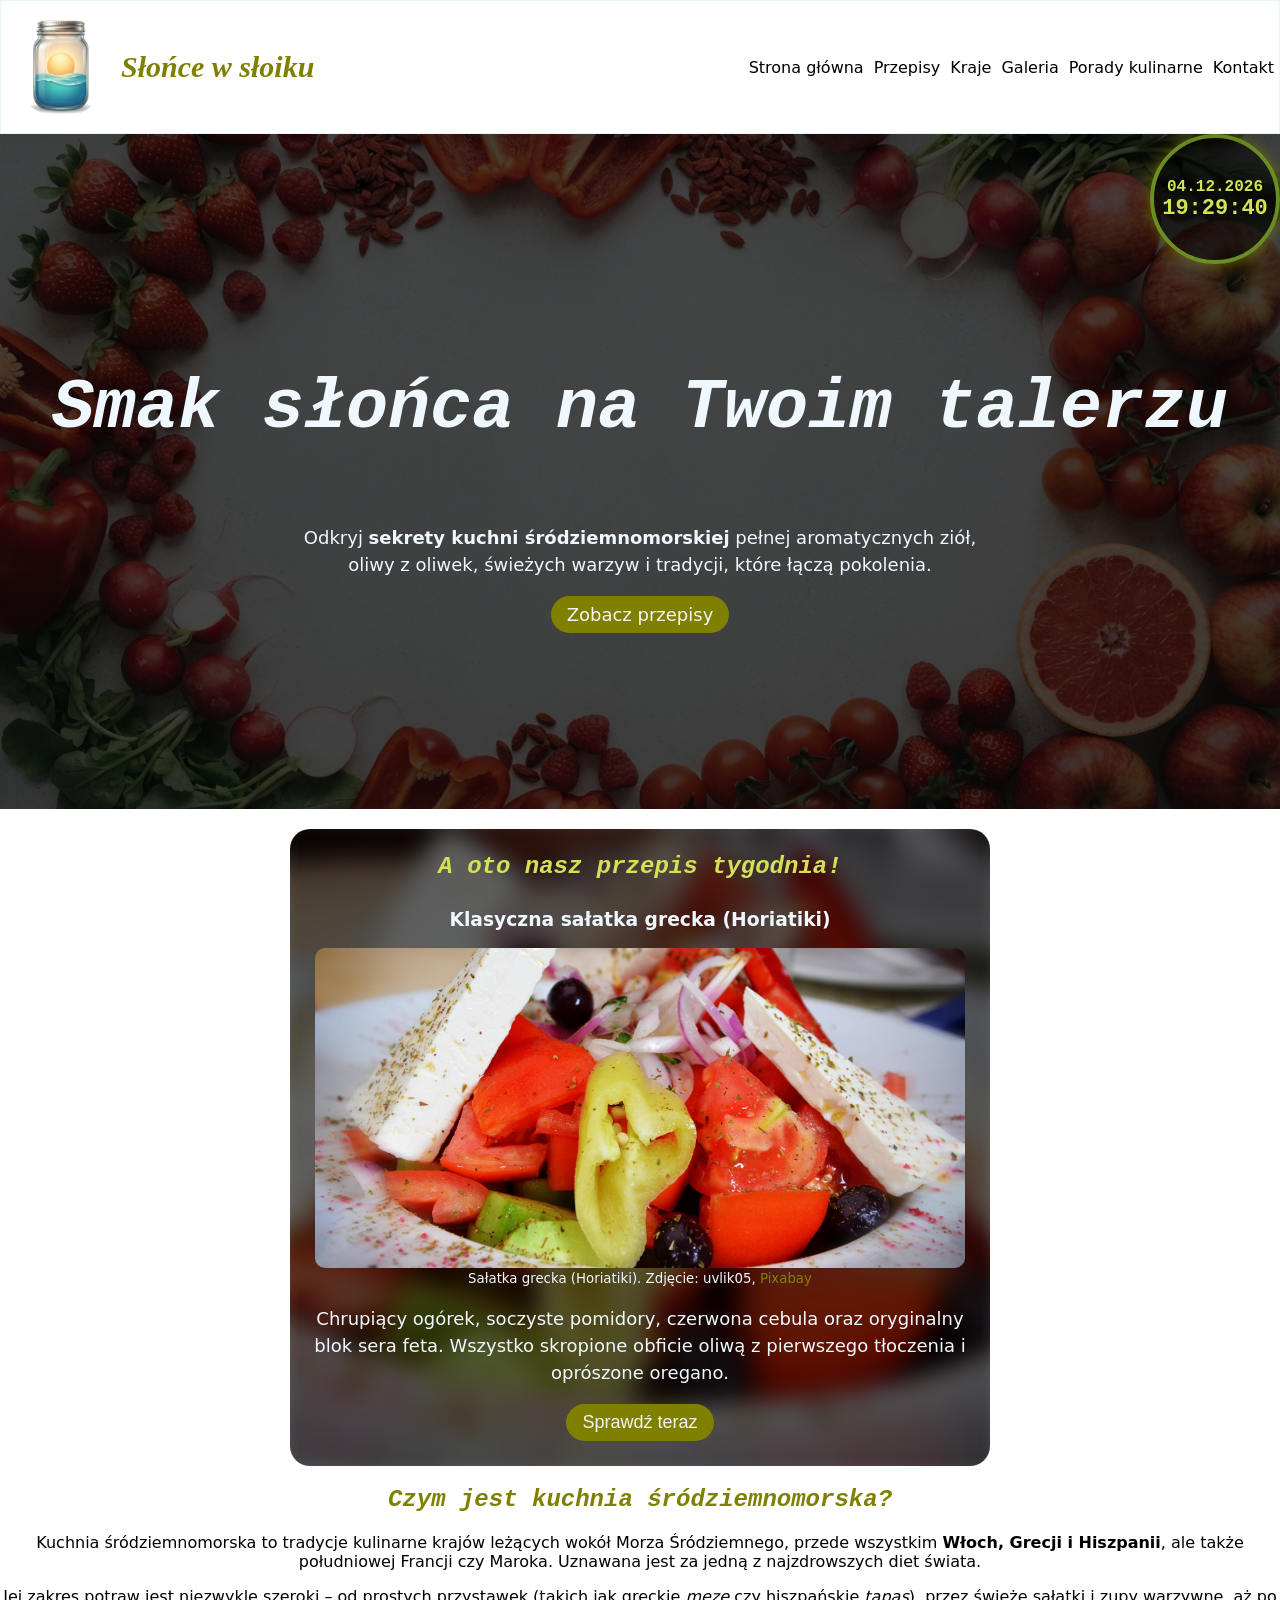
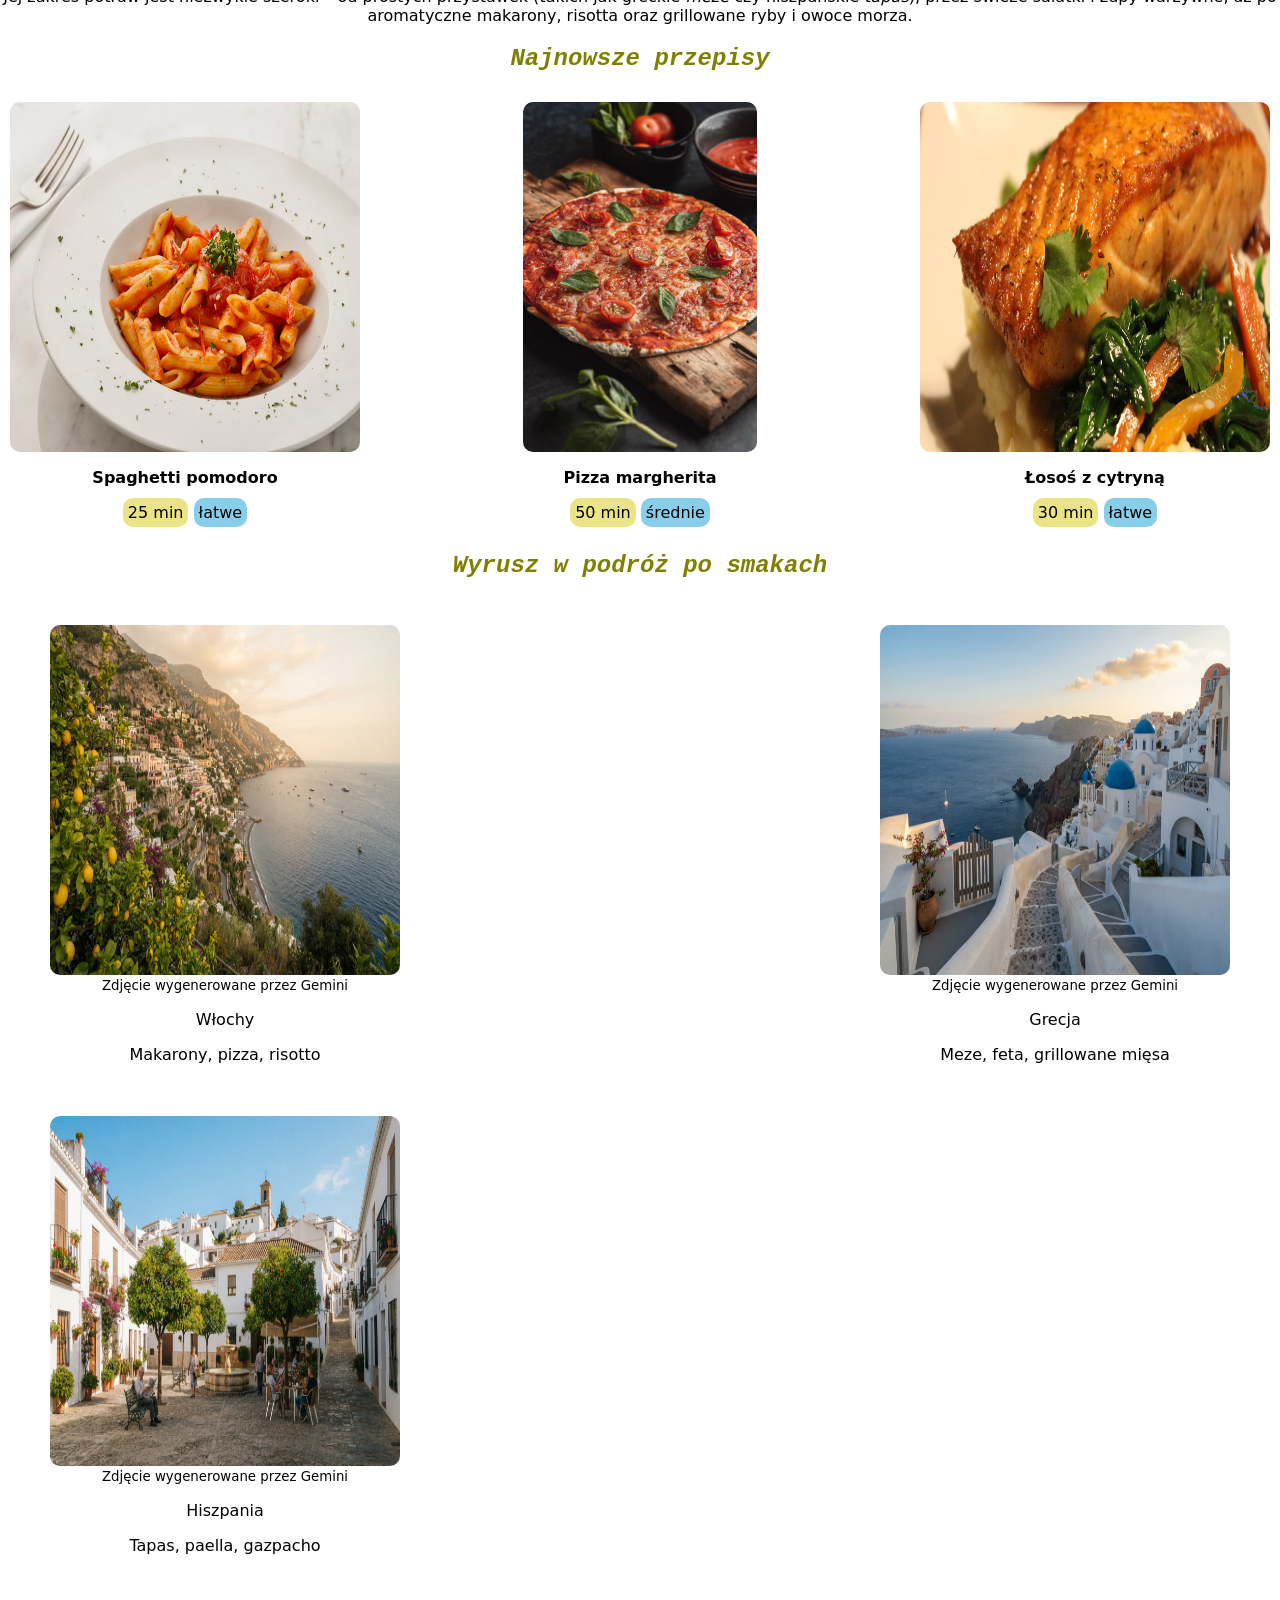
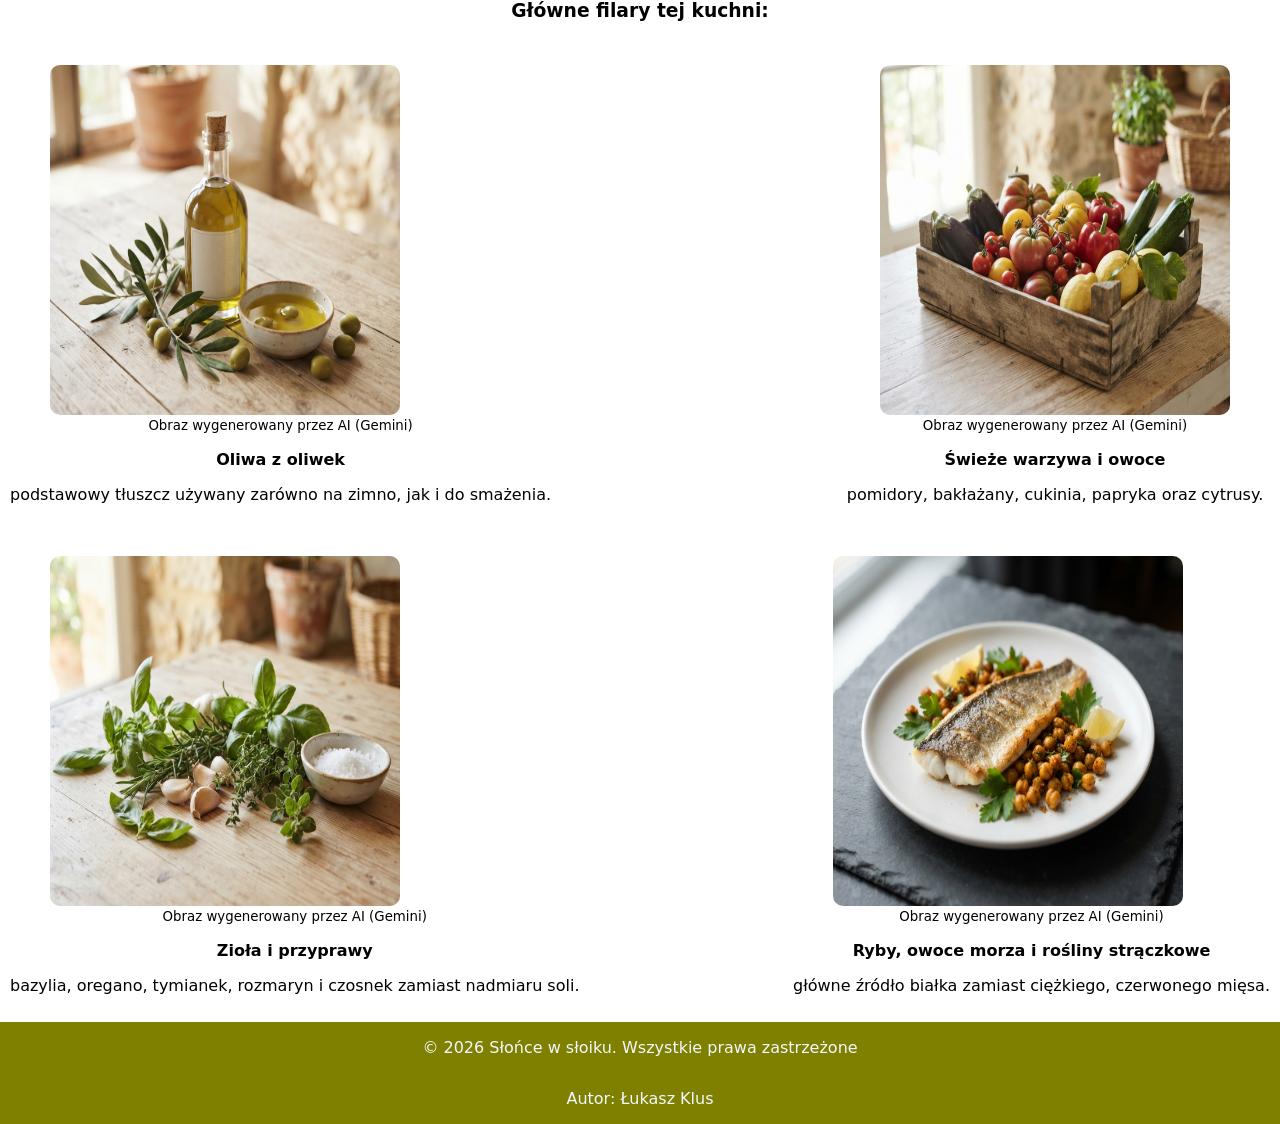
<file: index.html>
<!doctype html>
<html lang="pl">
  <head>
    <meta charset="UTF-8" />
    <meta name="viewport" content="width=device-width, initial-scale=1.0" />
    <link rel="stylesheet" href="css/style.css" />
    <link rel="icon" href="img/favicon.png" />
    <meta name="description" content="Projekt 1" />
    <meta name="keywords" content="HTML5, CSS3, JavaScript" />
    <meta name="author" content="Łukasz Klus" />
    <title>Słońce w słoiku – kuchnia śródziemnomorska</title>
  </head>
  <body>
    <header>
      <nav>
        <p id="logo">
          <a href="index.html"
            ><img
              src="img/logo.jpg"
              alt="Logo Słońce w słoiku, słoik z zachodzącym słońcem"
            />Słońce w słoiku</a
          >
        </p>

        <ul>
          <li><a href="index.html">Strona główna</a></li>
          <li><a href="podstrony/przepisy.html">Przepisy</a></li>
          <li><a href="podstrony/kraje.html">Kraje</a></li>
          <li><a href="podstrony/galeria.html">Galeria</a></li>
          <li><a href="podstrony/porady.html">Porady kulinarne</a></li>
          <li><a href="podstrony/kontakt.html">Kontakt</a></li>
        </ul>
      </nav>
    </header>
    <main>
      <section id="intro">
        <div id="czasData">
          <span id="data"></span>
          <span id="czas"></span>
        </div>
        <h1>Smak słońca na Twoim talerzu</h1>
        <p>
          Odkryj <strong>sekrety kuchni śródziemnomorskiej</strong> pełnej
          aromatycznych ziół, oliwy z oliwek, świeżych warzyw i tradycji, które
          łączą pokolenia.
        </p>
        <a href="podstrony/przepisy.html" class="btn">Zobacz przepisy</a>
      </section>

      <section id="wyroznione">
        <h2>A oto nasz przepis tygodnia!</h2>
        <article>
          <header>
            <h3>Klasyczna sałatka grecka (Horiatiki)</h3>
          </header>
          <figure>
            <img
              src="img/salatka-grecka.jpg"
              alt="Sałatka grecka z fetą, ogórkiem i pomidorami"
            />
            <figcaption>
              <small
                >Sałatka grecka (Horiatiki). Zdjęcie: uvlik05,
                <a
                  href="https://pixabay.com/p-2173214/"
                  target="_blank"
                  rel="noopener"
                  >Pixabay</a
                ></small
              >
            </figcaption>
          </figure>
          <p>
            Chrupiący ogórek, soczyste pomidory, czerwona cebula oraz oryginalny
            blok sera feta. Wszystko skropione obficie oliwą z pierwszego
            tłoczenia i oprószone oregano.
          </p>
          <button id="btnSprawdz">Sprawdź teraz</button>
        </article>
      </section>

      <section id="o-kuchni">
        <h2>Czym jest kuchnia śródziemnomorska?</h2>
        <p>
          Kuchnia śródziemnomorska to tradycje kulinarne krajów leżących wokół
          Morza Śródziemnego, przede wszystkim
          <strong>Włoch, Grecji i Hiszpanii</strong>, ale także południowej
          Francji czy Maroka. Uznawana jest za jedną z najzdrowszych diet
          świata.
        </p>
        <p>
          Jej zakres potraw jest niezwykle szeroki – od prostych przystawek
          (takich jak greckie <em>meze</em> czy hiszpańskie <em>tapas</em>),
          przez świeże sałatki i zupy warzywne, aż po aromatyczne makarony,
          risotta oraz grillowane ryby i owoce morza.
        </p>
        <section id="najnowsze">
          <h2>Najnowsze przepisy</h2>
          <div class="boxes">
            <div class="box">
              <img
                src="img/spaghetti.jpg"
                alt="Talerz spaghetti z sosem pomidorowym"
              />
              <p><strong>Spaghetti pomodoro</strong></p>
              <span class="czas">25 min</span>
              <span class="trudnosc">łatwe</span>
            </div>
            <div class="box">
              <img src="img/pizza.jpg" alt="Pizza margherita z bazylią" />
              <p><strong>Pizza margherita</strong></p>
              <span class="czas">50 min</span>
              <span class="trudnosc">średnie</span>
            </div>
            <div class="box">
              <img src="img/losos.jpg" alt="Pieczony łosoś z cytryną" />
              <p><strong>Łosoś z cytryną</strong></p>
              <span class="czas">30 min</span>
              <span class="trudnosc">łatwe</span>
            </div>
          </div>
        </section>
        <section id="podroz">
          <h2>Wyrusz w podróż po smakach</h2>
          <div class="boxes">
            <div class="box">
              <figure>
                <img
                  src="img/wlochy.jpg"
                  alt="zdjęcie przedstawiające kraj włochy, 
                z widokiem na morze i zabytkowe budynki"
                />
                <figcaption>
                  <small> Zdjęcie wygenerowane przez Gemini</small>
                </figcaption>
              </figure>
              <p>Włochy</p>
              <p>Makarony, pizza, risotto</p>
            </div>
            <div class="box">
              <figure>
                <img
                  src="img/grecja.jpg"
                  alt="zdjęcie przedstawiające kraj grecji, 
                z widokiem na morze i zabytkowe budynki"
                />
                <figcaption>
                  <small> Zdjęcie wygenerowane przez Gemini</small>
                </figcaption>
              </figure>
              <p>Grecja</p>
              <p>Meze, feta, grillowane mięsa</p>
            </div>
            <div class="box">
              <figure>
                <img
                  src="img/hiszpania.jpg"
                  alt="zdjęcie przedstawiające kraj hiszpanii, 
                z widokiem na morze i zabytkowe budynki"
                />
                <figcaption>
                  <small> Zdjęcie wygenerowane przez Gemini</small>
                </figcaption>
              </figure>

              <p>Hiszpania</p>
              <p>Tapas, paella, gazpacho</p>
            </div>
          </div>
        </section>
        <section id="filary">
          <h3>Główne filary tej kuchni:</h3>
          <div class="boxes">
            <div class="box">
              <figure>
                <img
                  src="img/filar-oliwa.jpg"
                  alt="Butelka oliwy z oliwek, miseczka oliwy i gałązka oliwna"
                />
                <figcaption>
                  <small>Obraz wygenerowany przez AI (Gemini)</small>
                </figcaption>
              </figure>
              <p><strong>Oliwa z oliwek</strong></p>
              <p>
                podstawowy tłuszcz używany zarówno na zimno, jak i do smażenia.
              </p>
            </div>
            <div class="box">
              <figure>
                <img
                  src="img/filar-warzywa.jpg"
                  alt="Drewniana skrzynka z pomidorami, cukinią, bakłażanem, papryką i cytrynami"
                />
                <figcaption>
                  <small>Obraz wygenerowany przez AI (Gemini)</small>
                </figcaption>
              </figure>
              <p><strong>Świeże warzywa i owoce</strong></p>
              <p>pomidory, bakłażany, cukinia, papryka oraz cytrusy.</p>
            </div>
            <div class="box">
              <figure>
                <img
                  src="img/filar-ziola.jpg"
                  alt="Świeża bazylia, rozmaryn, tymianek i oregano z czosnkiem i solą"
                />
                <figcaption>
                  <small>Obraz wygenerowany przez AI (Gemini)</small>
                </figcaption>
              </figure>
              <p><strong>Zioła i przyprawy</strong></p>
              <p>
                bazylia, oregano, tymianek, rozmaryn i czosnek zamiast nadmiaru
                soli.
              </p>
            </div>
            <div class="box">
              <figure>
                <img
                  src="img/filar-ryby.jpg"
                  alt="Świeża dorada na lodzie, miseczka ciecierzycy i plasterki cytryny"
                />
                <figcaption>
                  <small>Obraz wygenerowany przez AI (Gemini)</small>
                </figcaption>
              </figure>
              <p><strong>Ryby, owoce morza i rośliny strączkowe</strong></p>
              <p>główne źródło białka zamiast ciężkiego, czerwonego mięsa.</p>
            </div>
          </div>
        </section>
      </section>
    </main>
    <footer>
      <p>&copy; 2026 Słońce w słoiku. Wszystkie prawa zastrzeżone</p>
      <p>Autor: Łukasz Klus</p>
    </footer>
    <script src="javascript/buttons.js" defer></script>
    <script src="javascript/czasData.js" defer></script>
  </body>
</html>
</file>
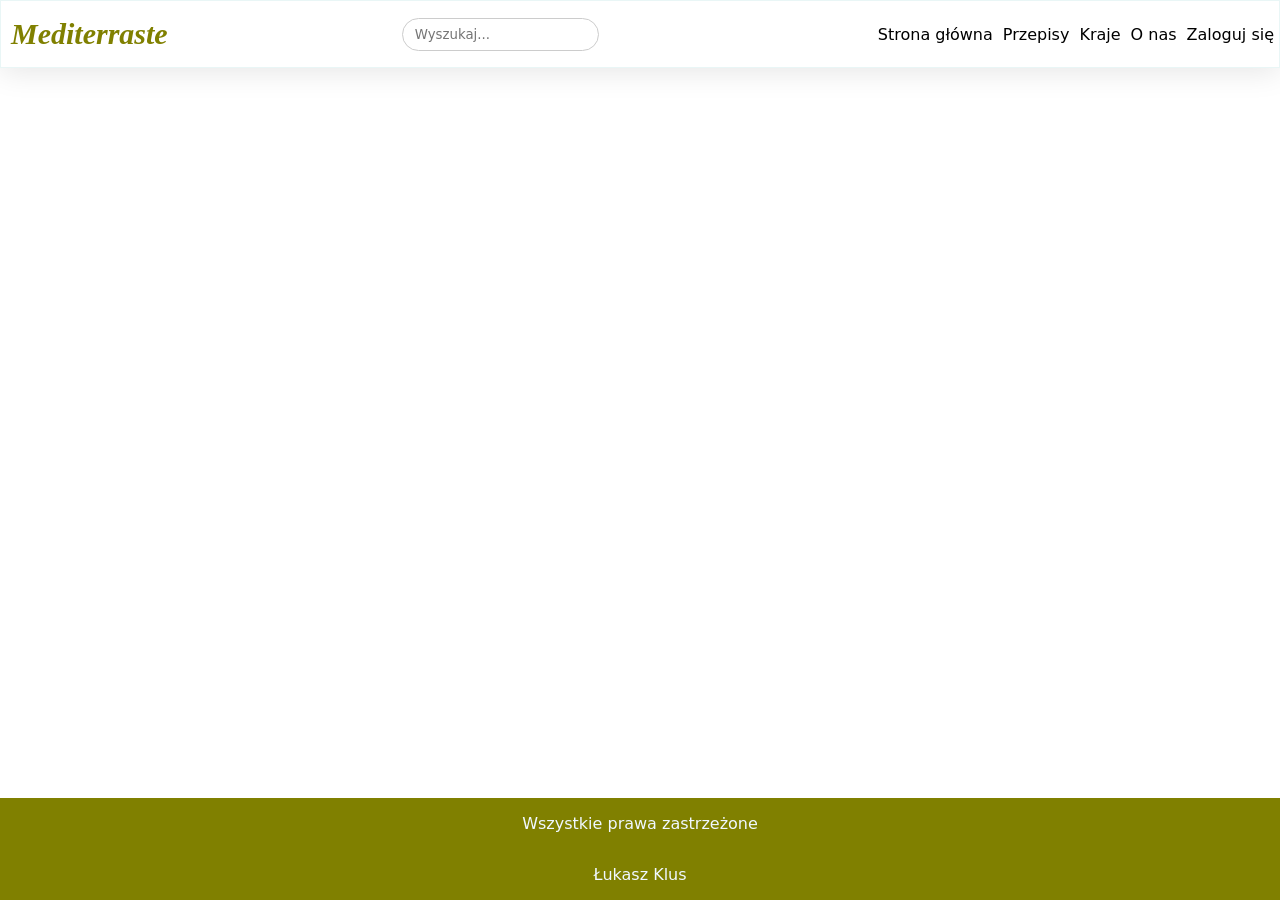
<file: kraje.html>
<!doctype html>
<html lang="pl">
  <head>
    <meta charset="UTF-8" />
    <meta name="viewport" content="width=device-width, initial-scale=1.0" />
    <link rel="stylesheet" href="css/style.css" />
    <meta name="description" content="Projekt1">
    <meta name="keywords" content="HTML5, CSS3, JavaScript">
    <meta name="author" content="Łukasz Klus">
        <title>Kuchnia śródziemnomorska</title>
  </head>
  <body>
    <header>
  <nav>
    <p id="logo"><a href="index.html">Mediterraste</a></p>
    <form action="przepisy.html" method="GET">
      <input type="search" name="q" placeholder="Wyszukaj..." aria-label="Wyszukaj przepisy" />
    </form>
    <ul>
      <li><a href="index.html">Strona główna</a></li>
      <li><a href="przepisy.html">Przepisy</a></li>
      <li><a href="kraje.html">Kraje</a></li>
      <li><a href="onas.html">O nas</a></li>
      <li><a href="zaloguj.html" class="zaloguj">Zaloguj się</a></li>
    </ul>
  </nav>
</header>
    <main></main>
    <footer>
      <p>Wszystkie prawa zastrzeżone</p>
      <p>Łukasz Klus</p>
    </footer>
  </body>
</html>
</file>
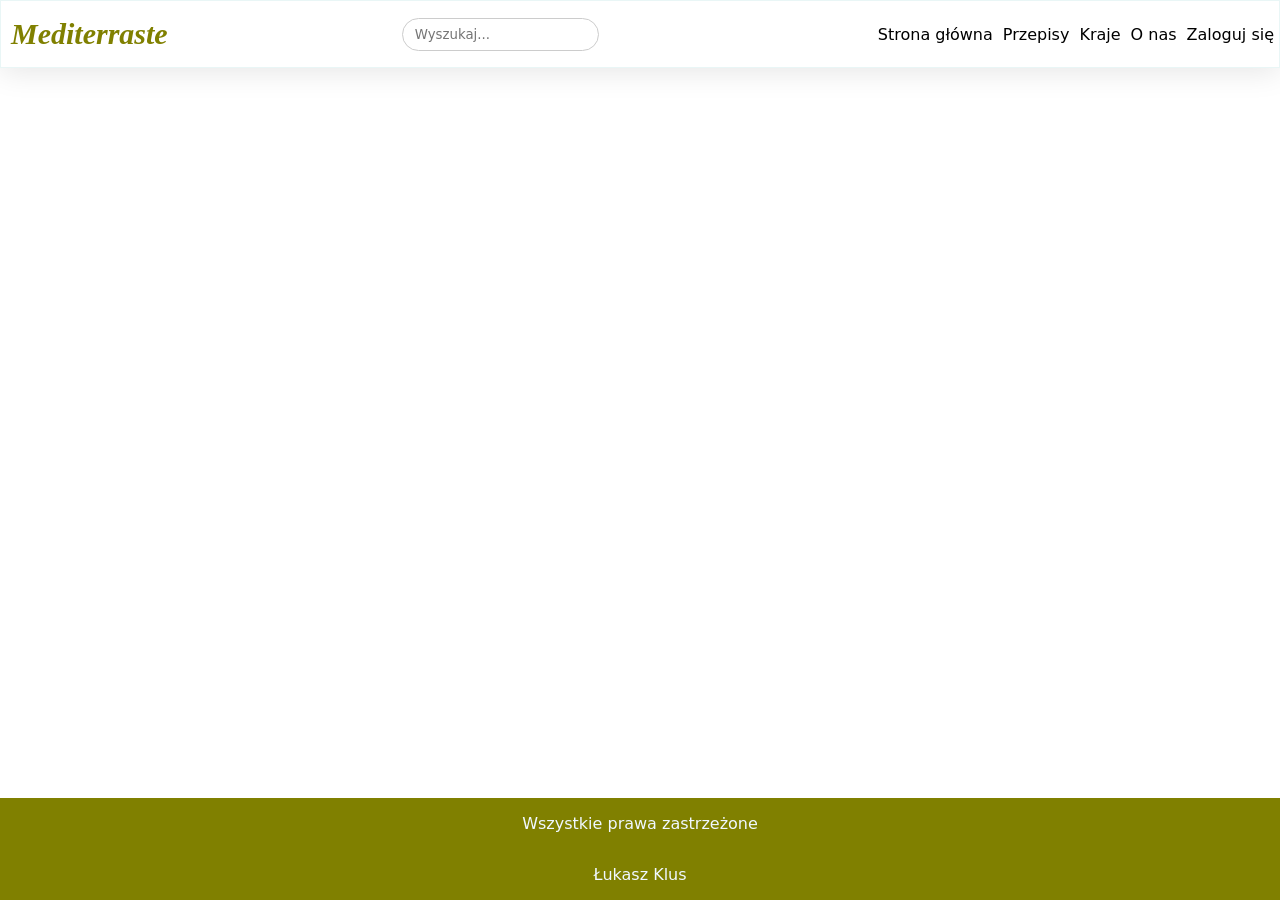
<file: przepisy.html>
<!doctype html>
<html lang="pl">
  <head>
    <meta charset="UTF-8" />
    <meta name="viewport" content="width=device-width, initial-scale=1.0" />
    <link rel="stylesheet" href="css/style.css" />
    <meta name="description" content="Projekt1">
    <meta name="keywords" content="HTML5, CSS3, JavaScript">
    <meta name="author" content="Łukasz Klus">
        <title>Kuchnia śródziemnomorska</title>
  </head>
  <body>
    <header>
  <nav>
    <p id="logo"><a href="index.html">Mediterraste</a></p>
    <form action="przepisy.html" method="GET">
      <input type="search" name="q" placeholder="Wyszukaj..." aria-label="Wyszukaj przepisy" />
    </form>
    <ul>
      <li><a href="index.html">Strona główna</a></li>
      <li><a href="przepisy.html">Przepisy</a></li>
      <li><a href="kraje.html">Kraje</a></li>

      <li><a href="onas.html">O nas</a></li>
      <li><a href="zaloguj.html" class="zaloguj">Zaloguj się</a></li>
    </ul>
  </nav>
</header>
    <main></main>
    <footer>
      <p>Wszystkie prawa zastrzeżone</p>
      <p>Łukasz Klus</p>
    </footer>
  </body>
</html>
</file>
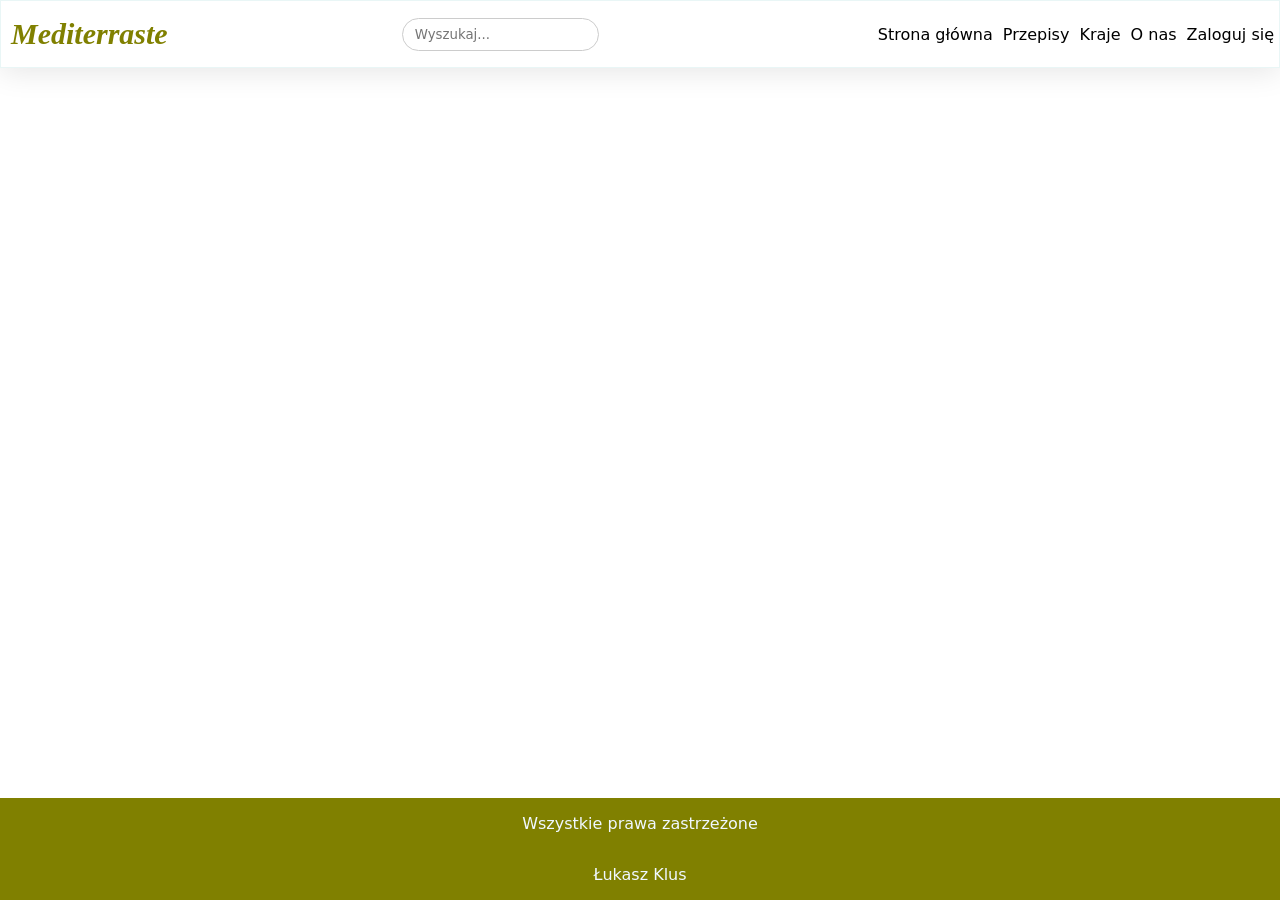
<file: zaloguj.html>
<!doctype html>
<html lang="pl">
  <head>
    <meta charset="UTF-8" />
    <meta name="viewport" content="width=device-width, initial-scale=1.0" />
    <link rel="stylesheet" href="css/style.css" />
    <meta name="description" content="Projekt1" />
    <meta name="keywords" content="HTML5, CSS3, JavaScript" />
    <meta name="author" content="Łukasz Klus" />
    <title>Kuchnia śródziemnomorska</title>
  </head>
  <body>
    <header>
      <nav>
        <p id="logo"><a href="index.html">Mediterraste</a></p>
        <form action="przepisy.html" method="GET">
          <input
            type="search"
            name="q"
            placeholder="Wyszukaj..."
            aria-label="Wyszukaj przepisy"
          />
        </form>
        <ul>
          <li><a href="index.html">Strona główna</a></li>
          <li><a href="przepisy.html">Przepisy</a></li>
          <li><a href="kraje.html">Kraje</a></li>
          <li><a href="onas.html">O nas</a></li>
          <li><a href="zaloguj.html" class="zaloguj">Zaloguj się</a></li>
        </ul>
      </nav>
    </header>
    <main></main>
    <footer>
      <p>Wszystkie prawa zastrzeżone</p>
      <p>Łukasz Klus</p>
    </footer>
  </body>
</html>
</file>
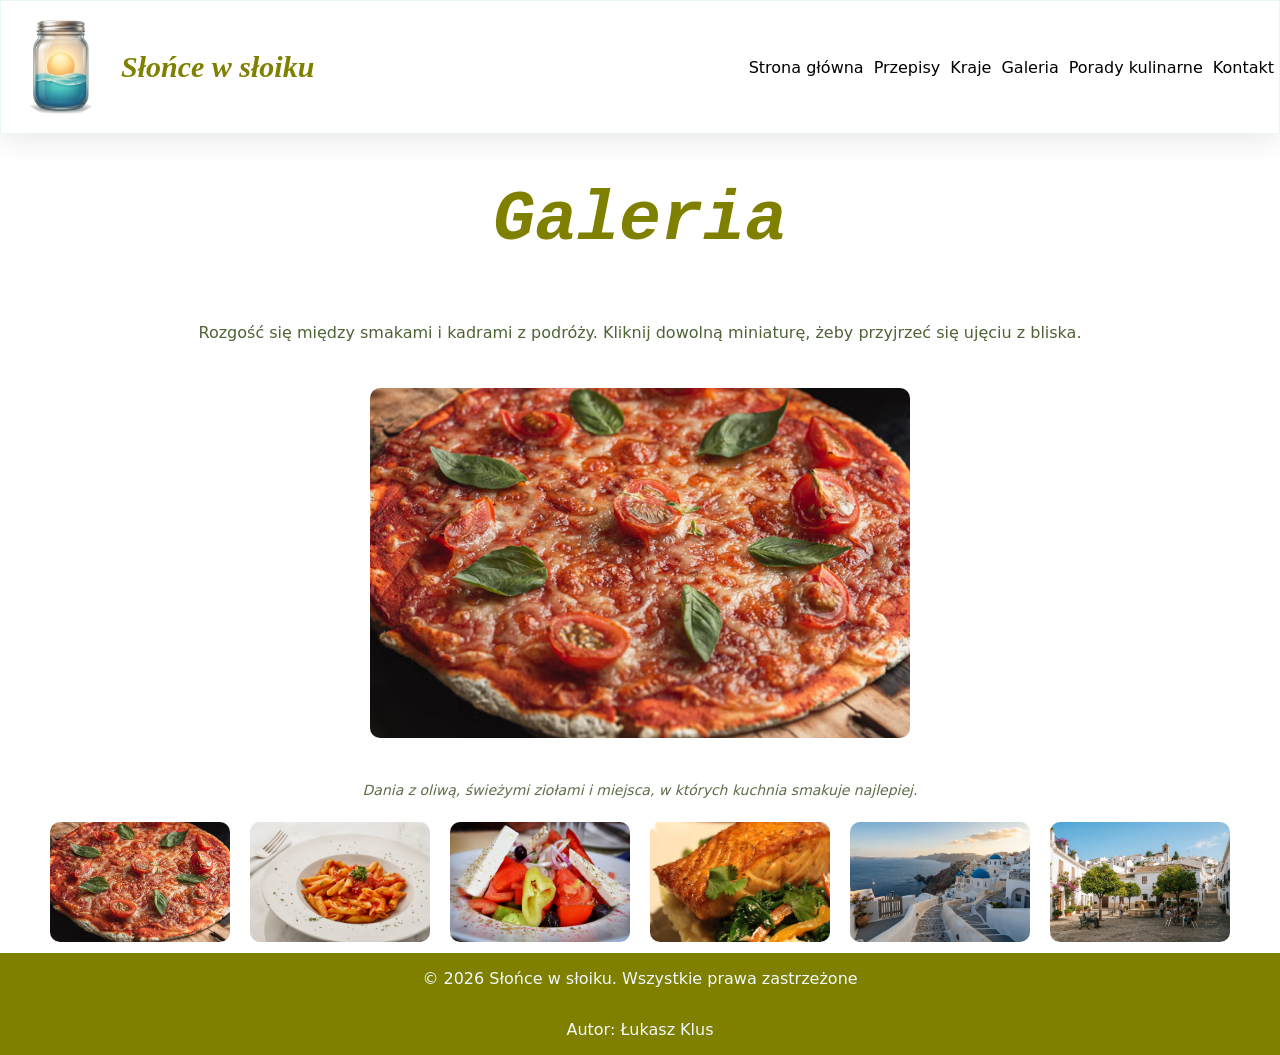
<file: podstrony/galeria.html>
<!doctype html>
<html lang="pl">
  <head>
    <meta charset="UTF-8">
    <meta name="viewport" content="width=device-width, initial-scale=1.0">
    <link rel="stylesheet" href="../css/style.css">
    <link rel="icon" href="../img/favicon.png">
    <meta name="description" content="Projekt 1">
    <meta name="keywords" content="HTML5, CSS3, JavaScript">
    <meta name="author" content="Łukasz Klus">
    <title>Galeria – Słońce w słoiku</title>
  </head>
  <body>
    <header>
      <nav>
        <p id="logo">
          <a href="../index.html"
            ><img
              src="../img/logo.jpg"
              alt="Logo Słońce w słoiku, słoik z zachodzącym słońcem">Słońce w słoiku</a
          >
        </p>
        <ul>
          <li><a href="../index.html">Strona główna</a></li>
          <li><a href="przepisy.html">Przepisy</a></li>
          <li><a href="kraje.html">Kraje</a></li>
          <li><a href="galeria.html">Galeria</a></li>
          <li><a href="porady.html">Porady kulinarne</a></li>
          <li><a href="kontakt.html">Kontakt</a></li>
        </ul>
      </nav>
    </header>

    <main>
      <h1>Galeria</h1>
      <p id="intro-galeria">Rozgość się między smakami i kadrami z podróży. Kliknij dowolną miniaturę, żeby przyjrzeć się ujęciu z bliska.</p>

      <img id="duze" src="../img/pizza.jpg" alt="Zdjęcie wybranego dania">
      <p id="opis-galerii">Dania z oliwą, świeżymi ziołami i miejsca, w których kuchnia smakuje najlepiej.</p>

      <div id="miniatury">
        <img data-kategoria="dania" src="../img/pizza.jpg" alt="Pizza margherita"
             onclick="document.getElementById('duze').src='../img/pizza.jpg'">
        <img data-kategoria="dania" src="../img/spaghetti.jpg" alt="Spaghetti pomodoro"
             onclick="document.getElementById('duze').src='../img/spaghetti.jpg'">
        <img data-kategoria="dania" src="../img/salatka-grecka.jpg" alt="Sałatka grecka"
             onclick="document.getElementById('duze').src='../img/salatka-grecka.jpg'">
        <img data-kategoria="dania" src="../img/losos.jpg" alt="Łosoś z cytryną"
             onclick="document.getElementById('duze').src='../img/losos.jpg'">
        <img data-kategoria="kraje" src="../img/grecja.jpg" alt="Grecja"
             onclick="document.getElementById('duze').src='../img/grecja.jpg'">
        <img data-kategoria="kraje" src="../img/hiszpania.jpg" alt="Hiszpania"
             onclick="document.getElementById('duze').src='../img/hiszpania.jpg'">
      </div>
    </main>

    <footer>
      <p>&copy; 2026 Słońce w słoiku. Wszystkie prawa zastrzeżone</p>
      <p>Autor: Łukasz Klus</p>
    </footer>

    
  </body>
</html>
</file>
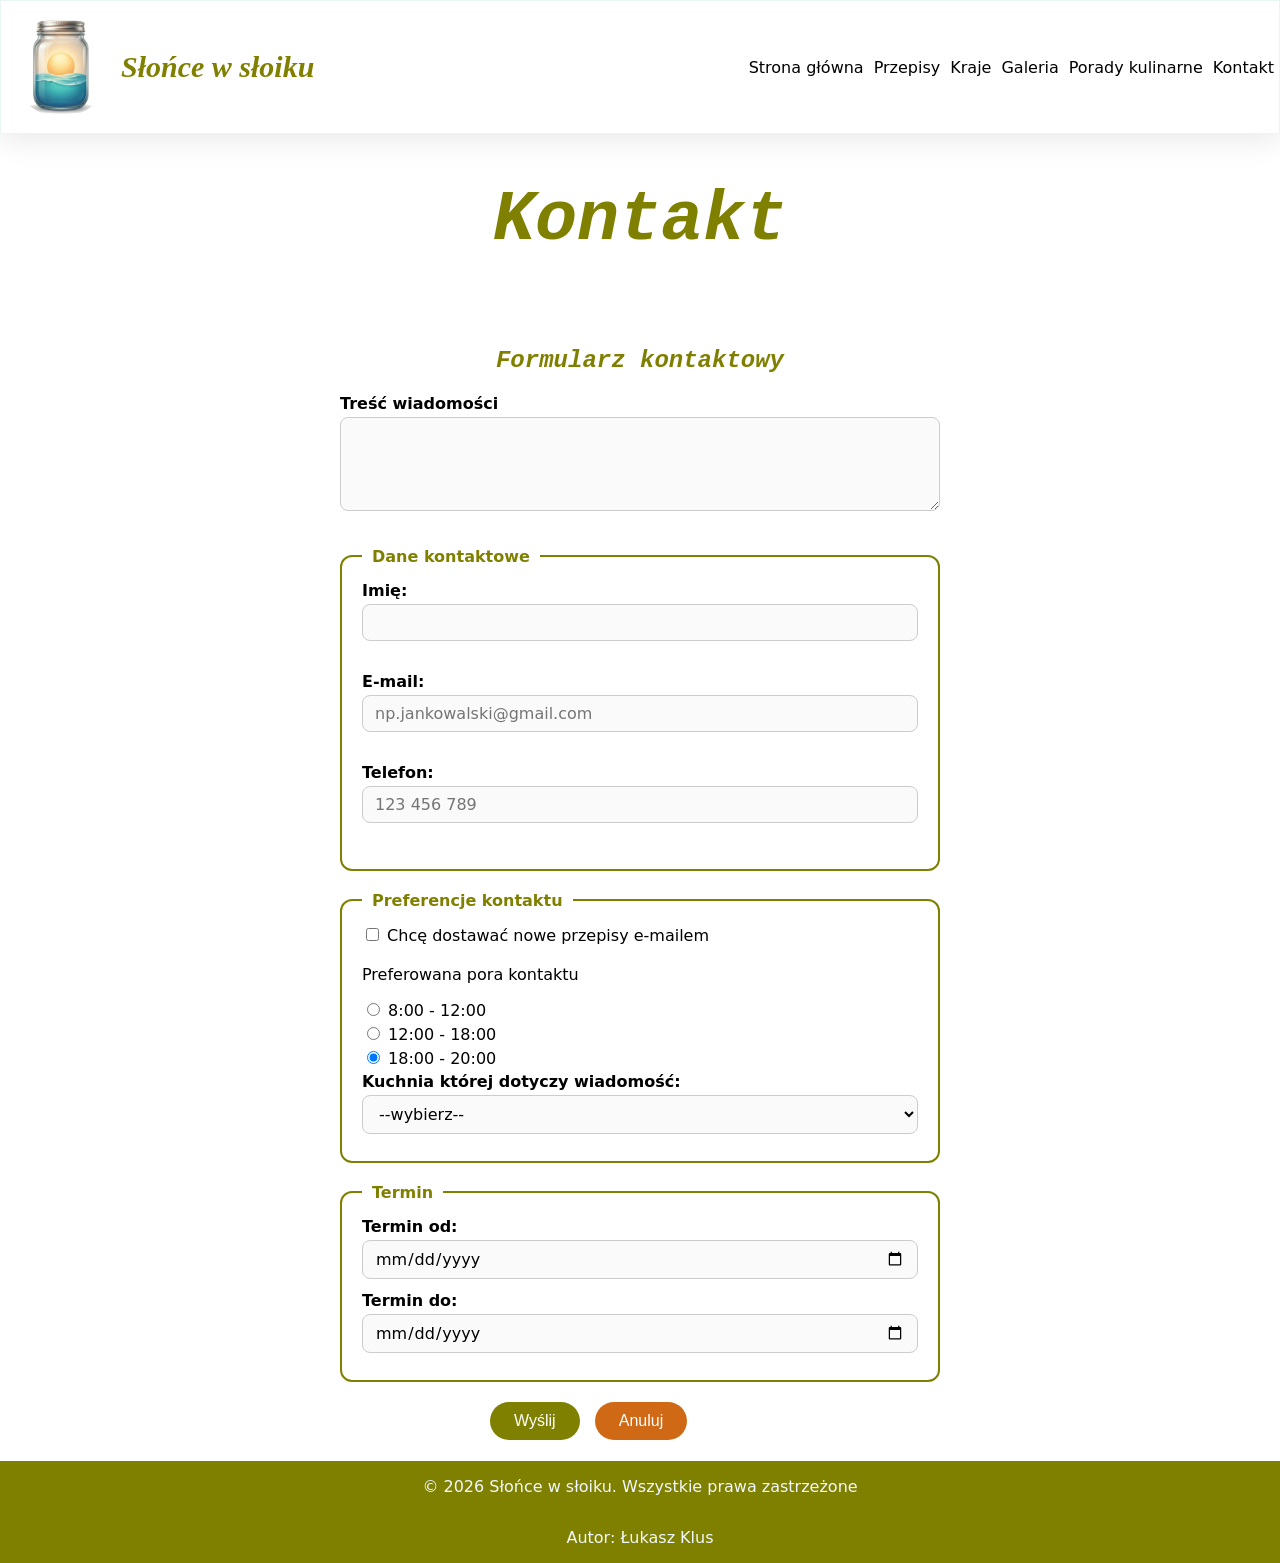
<file: podstrony/kontakt.html>
<!doctype html>
<html lang="pl">
  <head>
    <meta charset="UTF-8">
    <meta name="viewport" content="width=device-width, initial-scale=1.0">
    <link rel="stylesheet" href="../css/style.css">
    <link rel="icon" href="../img/favicon.png">
    <meta name="description" content="Projekt 1">
    <meta name="keywords" content="HTML5, CSS3, JavaScript">
    <meta name="author" content="Łukasz Klus">
    <title>Kontakt – Słońce w słoiku</title>
  </head>
  <body>
    <header>
      <nav>
        <p id="logo">
          <a href="../index.html"
            ><img
              src="../img/logo.jpg"
              alt="Logo Słońce w słoiku, słoik z zachodzącym słońcem"
           >Słońce w słoiku</a
          >
        </p>
        <ul>
          <li><a href="../index.html">Strona główna</a></li>
          <li><a href="przepisy.html">Przepisy</a></li>
          <li><a href="kraje.html">Kraje</a></li>
          <li><a href="galeria.html">Galeria</a></li>
          <li><a href="porady.html">Porady kulinarne</a></li>
          <li><a href="kontakt.html">Kontakt</a></li>
        </ul>
      </nav>
    </header>
    <main>
      <h1>Kontakt</h1>
      <section id="formularz">
        <h2>Formularz kontaktowy</h2>
        <form action="https://webdevbasics.net/scripts/demo.php" method="post">
          <label for="tresc">Treść wiadomości</label> <br>
          <textarea
            name="tresc"
            id="tresc"
            rows="4"
            cols="40"
            required
          ></textarea>
          <div>
            <p class="blad-tresci">Pole nie może być puste..</p>
            <span class="poprawna-tresc">✔</span>
          </div>
          <fieldset>
            <legend>Dane kontaktowe</legend>
            <label for="imie">Imię:</label>
            <input type="text" id="imie" name="imie" size="20" required>
            <div>
              <p class="blad-tresci">Pole musi byc uzupelnione...</p>
              <span class="poprawna-tresc">✔</span>
            </div>
            <br>
            <label for="email">E-mail:</label>
            <input
              type="email"
              id="email"
              name="email"
              placeholder="np.jankowalski@gmail.com"
              required
           >
            <div>
              <p class="blad-tresci">Pole musi byc uzupelnione...</p>
              <span class="poprawna-tresc">✔</span>
            </div>
            <br>
            <label for="tel">Telefon:</label>
            <input
              type="tel"
              id="tel"
              name="tel"
              size="16"
              placeholder="123 456 789"
              pattern="(\+48)?[ \-]?[0-9]{3}[ \-]?[0-9]{3}[ \-]?[0-9]{3}"
              title="Numer 9-cyfrowy, np. 123456789, 123 456 789 lub +48 123 456 789"
              required
           >
            <div>
              <p class="blad-tresci">Pole musi byc uzupelnione...</p>
              <span class="poprawna-tresc">✔</span>
            </div>
            <br>
          </fieldset>
          <fieldset>
            <legend>Preferencje kontaktu</legend>
            <input
              type="checkbox"
              name="newsletter"
              id="newsletter"
              value="tak"
           >
            <label for="newsletter">Chcę dostawać nowe przepisy e-mailem</label>
            
            <p>Preferowana pora kontaktu</p>
            <input
              type="radio"
              id="godz1"
              name="godz"
              value="08:00-12:00"
              required
           >
            <label for="godz1">8:00 - 12:00</label><br>

            <input type="radio" name="godz" id="godz2" value="12:00-18:00">
            <label for="godz2">12:00 - 18:00</label><br>

            <input
              type="radio"
              name="godz"
              id="godz3"
              value="18:00-20:00"
              checked
           >
            <label for="godz3">18:00 - 20:00</label>
            <br>
            <label for="kuchnia">Kuchnia której dotyczy wiadomość:</label>
            <select name="kuchnia" id="kuchnia" required>
              <option value="">--wybierz--</option>
              <option value="wloska">włoska</option>
              <option value="grecka">grecka</option>
              <option value="hiszpanska">hiszpańska</option>
              <option value="inna">inna</option>
            </select>

            <div>
              <p class="blad-tresci">Wybierz kuchnię z listy..</p>
              <span class="poprawna-tresc">✔</span>
            </div>
          </fieldset>

          <fieldset>
            <legend>Termin</legend>

            <label for="dataOd">Termin od:</label>
            <input type="date" name="dataOd" id="dataOd" required>
            <div>
              <p class="blad-tresci">Wybierz datę początkową..</p>
              <span class="poprawna-tresc">✔</span>
            </div>

            <label for="dataDo">Termin do:</label>
            <input type="date" name="dataDo" id="dataDo" required>
            <div>
              <p class="blad-tresci">Wybierz datę końcową..</p>
              <span class="poprawna-tresc">✔</span>
            </div>
          </fieldset>
          <input type="submit" value="Wyślij">
          <input type="reset" value="Anuluj">
        </form>
      </section>
    </main>
    <footer>
      <p>&copy; 2026 Słońce w słoiku. Wszystkie prawa zastrzeżone</p>
      <p>Autor: Łukasz Klus</p>
    </footer>
    <script src="../javascript/formularz.js" defer></script>
  </body>
</html>
</file>
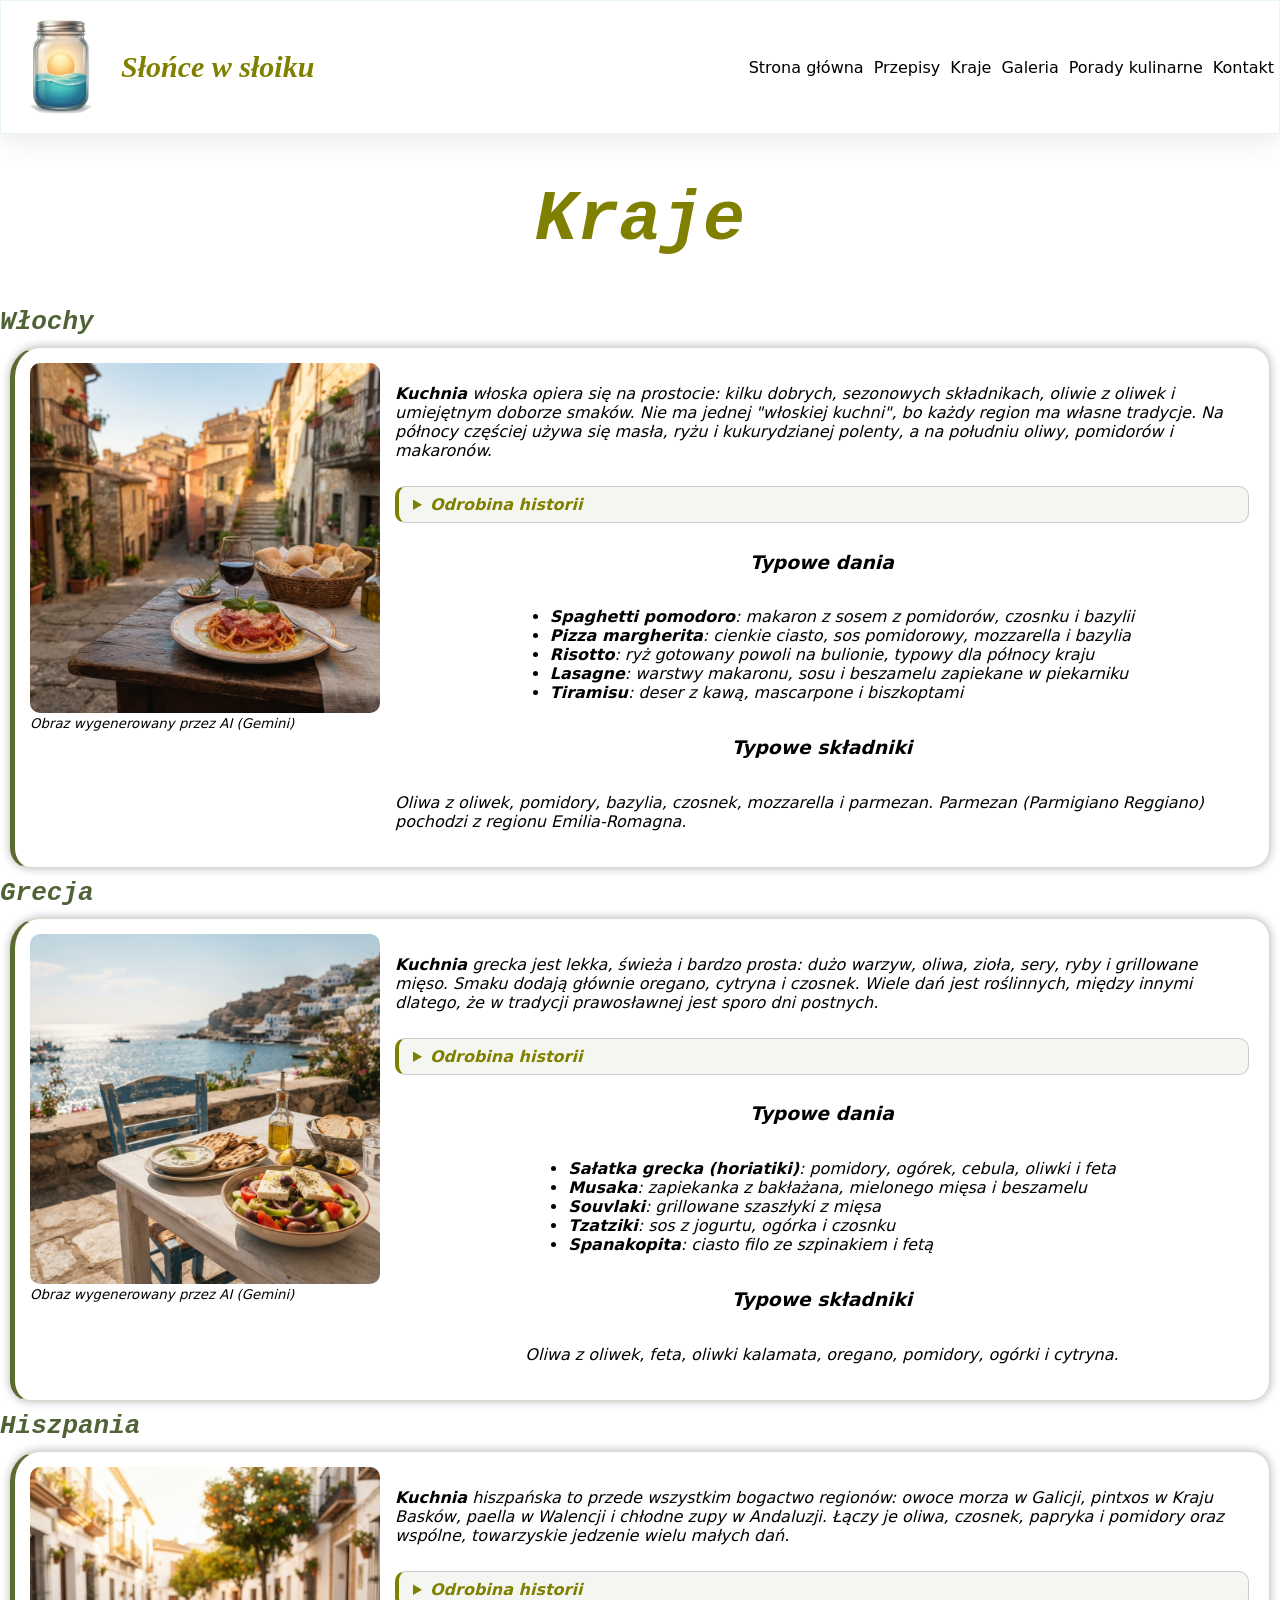
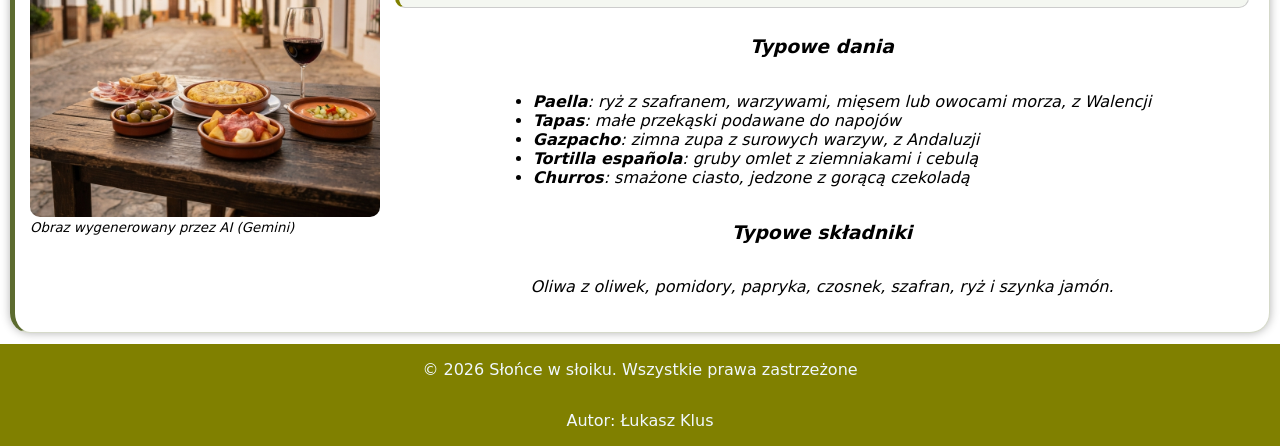
<file: podstrony/kraje.html>
<!doctype html>
<html lang="pl">
  <head>
    <meta charset="UTF-8" />
    <meta name="viewport" content="width=device-width, initial-scale=1.0" />
    <link rel="stylesheet" href="../css/style.css" />
    <link rel="icon" href="../img/favicon.png" />
    <meta name="description" content="Projekt 1" />
    <meta name="keywords" content="HTML5, CSS3, JavaScript" />
    <meta name="author" content="Łukasz Klus" />
    <title>Kraje - Słońce w słoiku</title>
  </head>
  <body>
    <header>
      <nav>
        <p id="logo">
          <a href="../index.html"
            ><img
              src="../img/logo.jpg"
              alt="Logo Słońce w słoiku, słoik z zachodzącym słońcem"
            />Słońce w słoiku</a
          >
        </p>
        <ul>
          <li><a href="../index.html">Strona główna</a></li>
          <li><a href="przepisy.html">Przepisy</a></li>
          <li><a href="kraje.html">Kraje</a></li>
          <li><a href="galeria.html">Galeria</a></li>
          <li><a href="porady.html">Porady kulinarne</a></li>
          <li><a href="kontakt.html">Kontakt</a></li>
        </ul>
      </nav>
    </header>

    <main>
      <h1>Kraje</h1>
      <div class="tresc">
        <h2>Włochy</h2>
        <article class="kraj" id="wlochy">
          <figure>
            <img
              src="../img/kraje-wlochy.jpg"
              alt="Stół w włoskiej trattorii z talerzem spaghetti, kieliszkiem wina i oliwą na tarasie"
            />
            <figcaption>
              <small>Obraz wygenerowany przez AI (Gemini)</small>
            </figcaption>
          </figure>
          <div class="box2">
            <p>
              <strong>Kuchnia</strong> włoska opiera się na prostocie: kilku
              dobrych, sezonowych składnikach, oliwie z oliwek i umiejętnym
              doborze smaków. Nie ma jednej "włoskiej kuchni", bo każdy region
              ma własne tradycje. Na północy częściej używa się masła, ryżu i
              kukurydzianej polenty, a na południu oliwy, pomidorów i makaronów.
            </p>

            <details>
              <summary>Odrobina historii</summary>
              <p>
                Włochy jako jedno państwo istnieją dopiero od 1861 roku, dlatego
                kuchnia rozwijała się lokalnie, w miastach i regionach. Pomidor
                trafił do Europy z Ameryki w XVI wieku i przez długi czas był
                uważany za roślinę ozdobną, a na szeroką skalę zaczął się
                pojawiać w kuchni dopiero w XVIII wieku. Popularna opowieść o
                tym, że makaron przywiózł z Chin Marco Polo, jest mitem, bo
                makaron znano we Włoszech wcześniej.
              </p>
              <p>
                Pizzę wiąże się z Neapolem, a według legendy margherita powstała
                w 1889 roku na cześć królowej Małgorzaty Sabaudzkiej. Jej barwy
                mają przypominać włoską flagę. Neapolitańska sztuka wypieku
                pizzy została wpisana na listę UNESCO.
              </p>
            </details>
            <h3>Typowe dania</h3>
            <ul>
              <li>
                <strong>Spaghetti pomodoro</strong>: makaron z sosem z
                pomidorów, czosnku i bazylii
              </li>
              <li>
                <strong>Pizza margherita</strong>: cienkie ciasto, sos
                pomidorowy, mozzarella i bazylia
              </li>
              <li>
                <strong>Risotto</strong>: ryż gotowany powoli na bulionie,
                typowy dla północy kraju
              </li>
              <li>
                <strong>Lasagne</strong>: warstwy makaronu, sosu i beszamelu
                zapiekane w piekarniku
              </li>
              <li>
                <strong>Tiramisu</strong>: deser z kawą, mascarpone i
                biszkoptami
              </li>
            </ul>

            <h3>Typowe składniki</h3>
            <p>
              Oliwa z oliwek, pomidory, bazylia, czosnek, mozzarella i parmezan.
              Parmezan (Parmigiano Reggiano) pochodzi z regionu Emilia-Romagna.
            </p>
          </div>
        </article>
        <h2>Grecja</h2>
        <article class="kraj" id="grecja">
          <figure>
            <img
              src="../img/kraje-grecja.jpg"
              alt="Stół w greckiej tawernie z sałatką grecką, meze i tzatziki nad morzem"
            />
            <figcaption>
              <small>Obraz wygenerowany przez AI (Gemini)</small>
            </figcaption>
          </figure>
          <div class="box2">
            <p>
              <strong>Kuchnia</strong> grecka jest lekka, świeża i bardzo
              prosta: dużo warzyw, oliwa, zioła, sery, ryby i grillowane mięso.
              Smaku dodają głównie oregano, cytryna i czosnek. Wiele dań jest
              roślinnych, między innymi dlatego, że w tradycji prawosławnej jest
              sporo dni postnych.
            </p>

            <details>
              <summary>Odrobina historii</summary>
              <p>
                Oliwki uprawia się w Grecji od tysięcy lat, a oliwa jest
                podstawą prawie każdego dania. Według starożytnego mitu oliwkę
                podarowała Atenom bogini Atena. Przez wieki kuchnia wymieniała
                wpływy z sąsiadami, także z kuchnią osmańską, co widać na
                przykład w deserze baklawa.
              </p>
              <p>
                Feta jest produktem chronionym w Unii Europejskiej: prawdziwa
                feta pochodzi z Grecji i robi się ją z mleka owczego, czasem z
                dodatkiem koziego.
              </p>
            </details>
            <h3>Typowe dania</h3>
            <ul>
              <li>
                <strong>Sałatka grecka (horiatiki)</strong>: pomidory, ogórek,
                cebula, oliwki i feta
              </li>
              <li>
                <strong>Musaka</strong>: zapiekanka z bakłażana, mielonego mięsa
                i beszamelu
              </li>
              <li><strong>Souvlaki</strong>: grillowane szaszłyki z mięsa</li>
              <li>
                <strong>Tzatziki</strong>: sos z jogurtu, ogórka i czosnku
              </li>
              <li>
                <strong>Spanakopita</strong>: ciasto filo ze szpinakiem i fetą
              </li>
            </ul>

            <h3>Typowe składniki</h3>
            <p>
              Oliwa z oliwek, feta, oliwki kalamata, oregano, pomidory, ogórki i
              cytryna.
            </p>
          </div>
        </article>
        <h2>Hiszpania</h2>
        <article class="kraj" id="hiszpania">
          <figure>
            <img
              src="../img/kraje-hiszpania.jpg"
              alt="Stół w hiszpańskim barze z tapas: tortilla, jamón, oliwki i kieliszek wina"
            />
            <figcaption>
              <small>Obraz wygenerowany przez AI (Gemini)</small>
            </figcaption>
          </figure>
          <div class="box2">
            <p>
              <strong>Kuchnia</strong> hiszpańska to przede wszystkim bogactwo
              regionów: owoce morza w Galicji, pintxos w Kraju Basków, paella w
              Walencji i chłodne zupy w Andaluzji. Łączy je oliwa, czosnek,
              papryka i pomidory oraz wspólne, towarzyskie jedzenie wielu małych
              dań.
            </p>

            <details>
              <summary>Odrobina historii</summary>
              <p>
                Przez kilka wieków dużą część Półwyspu Iberyjskiego rządzili
                Maurowie. To oni przywieźli m.in. ryż, cytrusy i migdały, bez
                których dzisiejsza kuchnia wyglądałaby inaczej. Pomidory i
                papryka dotarły do Hiszpanii z Ameryki po 1492 roku, dlatego
                dawne zupy z chleba, czosnku i oliwy były białe, a gazpacho w
                dzisiejszej, czerwonej wersji jest młodsze.
              </p>
              <p>
                Nazwa tapas pochodzi od hiszpańskiego słowa oznaczającego
                przykrycie. Według jednej z legend kawałek chleba lub szynki
                kładziono na kieliszku, żeby chronić napój przed muchami.
              </p>
            </details>
            <h3>Typowe dania</h3>
            <ul>
              <li>
                <strong>Paella</strong>: ryż z szafranem, warzywami, mięsem lub
                owocami morza, z Walencji
              </li>
              <li>
                <strong>Tapas</strong>: małe przekąski podawane do napojów
              </li>
              <li>
                <strong>Gazpacho</strong>: zimna zupa z surowych warzyw, z
                Andaluzji
              </li>
              <li>
                <strong>Tortilla española</strong>: gruby omlet z ziemniakami i
                cebulą
              </li>
              <li>
                <strong>Churros</strong>: smażone ciasto, jedzone z gorącą
                czekoladą
              </li>
            </ul>

            <h3>Typowe składniki</h3>
            <p>
              Oliwa z oliwek, pomidory, papryka, czosnek, szafran, ryż i szynka
              jamón.
            </p>
          </div>
        </article>
      </div>
    </main>

    <footer>
      <p>&copy; 2026 Słońce w słoiku. Wszystkie prawa zastrzeżone</p>
      <p>Autor: Łukasz Klus</p>
    </footer>
  </body>
</html>
</file>
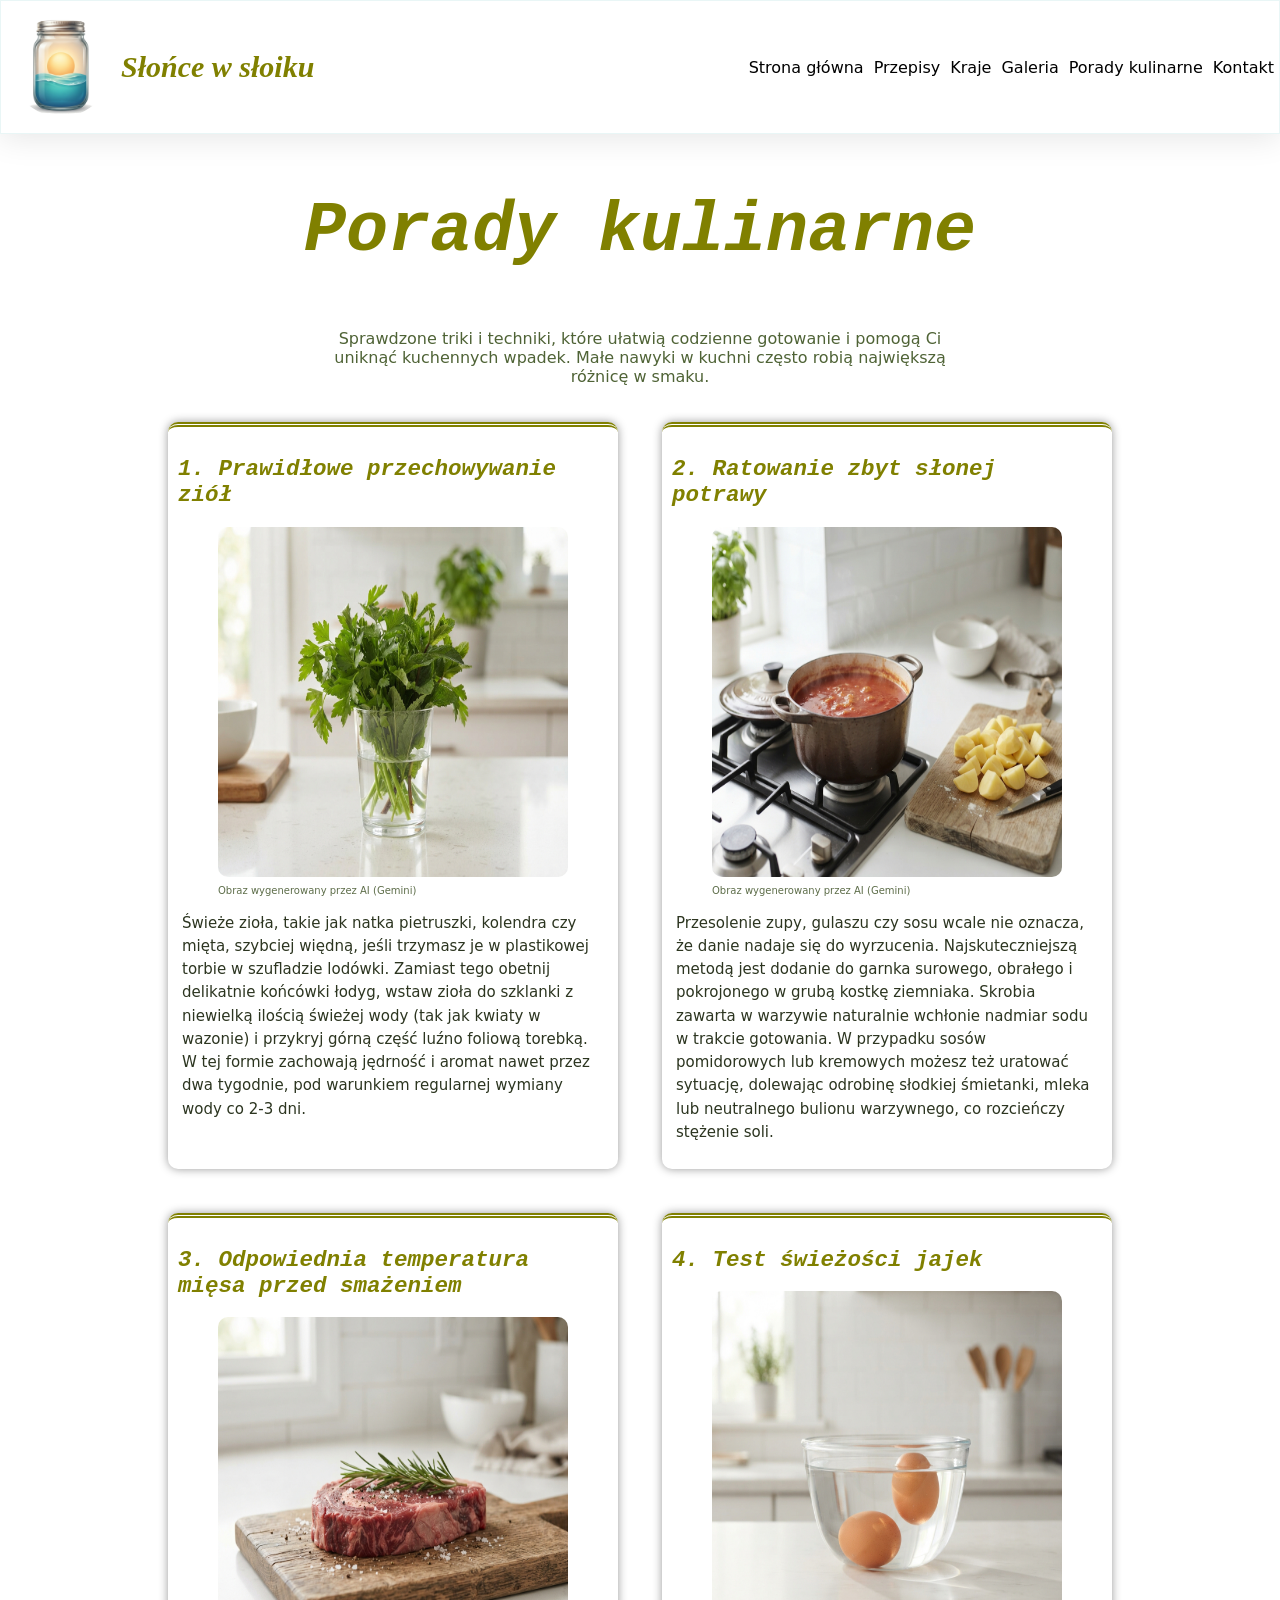
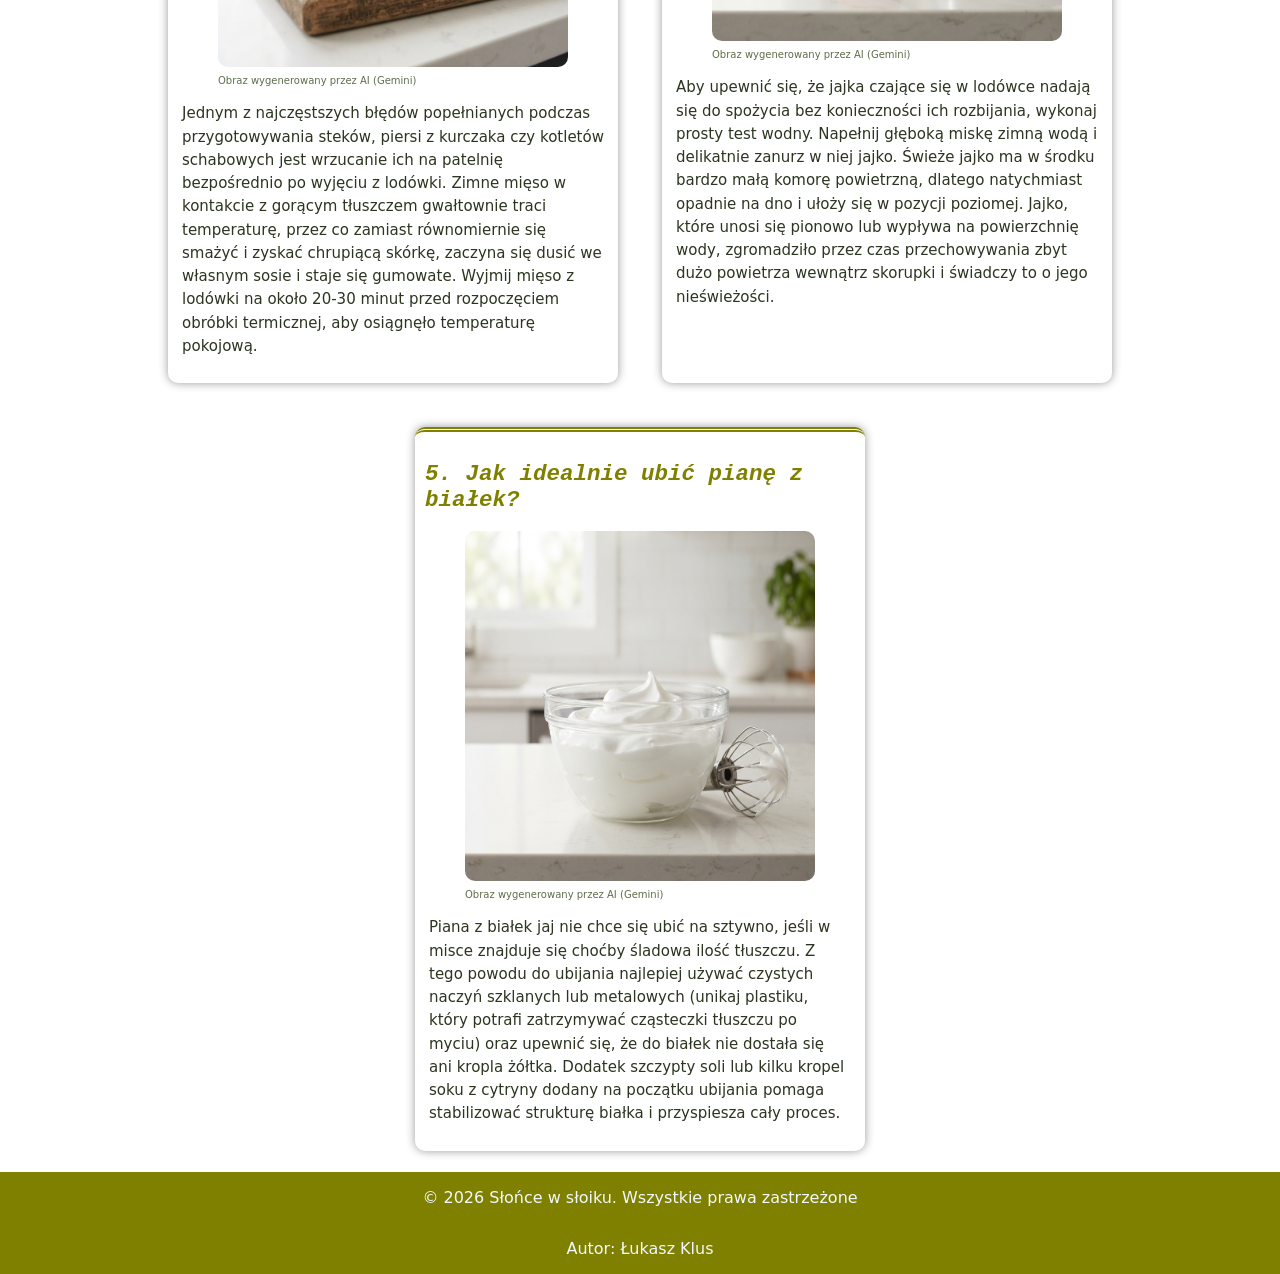
<file: podstrony/porady.html>
<!doctype html>
<html lang="pl">
  <head>
    <meta charset="UTF-8">
    <meta name="viewport" content="width=device-width, initial-scale=1.0">
    <link rel="stylesheet" href="../css/style.css">
    <link rel="icon" href="../img/favicon.png">
    <meta name="description" content="Projekt 1">
    <meta name="keywords" content="HTML5, CSS3, JavaScript">
    <meta name="author" content="Łukasz Klus">
    <title>Porady kulinarne – Słońce w słoiku</title>
  </head>
  <body>
    <header>
      <nav>
  <p id="logo">
    <a href="../index.html"
      ><img src="../img/logo.jpg" alt="Logo Słońce w słoiku, słoik z zachodzącym słońcem">Słońce w słoiku</a
    >
  </p>
  <ul>
    <li><a href="../index.html">Strona główna</a></li>
    <li><a href="przepisy.html">Przepisy</a></li>
    <li><a href="kraje.html">Kraje</a></li>
    <li><a href="galeria.html">Galeria</a></li>
    <li><a href="porady.html">Porady kulinarne</a></li>
    <li><a href="kontakt.html">Kontakt</a></li>
  </ul>
</nav>
    </header>

    <main>
      <section class="porady-hero">
        <h1>Porady kulinarne</h1>
        <p>
          Sprawdzone triki i techniki, które ułatwią codzienne gotowanie i pomogą Ci uniknąć kuchennych wpadek. Małe nawyki w kuchni często robią największą różnicę w smaku.
        </p>
      </section>

      <div class="lista-porad">
        <article class="porada-karta">
          <h2>1. Prawidłowe przechowywanie ziół</h2>
          <figure>
            <img
              src="../img/porada-ziola.jpg"
              alt="Świeża natka pietruszki i mięta w szklance z wodą na blacie kuchennym">
            <figcaption>
              <small>Obraz wygenerowany przez AI (Gemini)</small>
            </figcaption>
          </figure>
          <p>
            Świeże zioła, takie jak natka pietruszki, kolendra czy mięta,
            szybciej więdną, jeśli trzymasz je w plastikowej torbie w szufladzie
            lodówki. Zamiast tego obetnij delikatnie końcówki łodyg, wstaw zioła
            do szklanki z niewielką ilością świeżej wody (tak jak kwiaty w
            wazonie) i przykryj górną część luźno foliową torebką. W tej formie
            zachowają jędrność i aromat nawet przez dwa tygodnie, pod warunkiem
            regularnej wymiany wody co 2-3 dni.
          </p>
        </article>

        <article class="porada-karta">
          <h2>2. Ratowanie zbyt słonej potrawy</h2>
          <figure>
            <img
              src="../img/porada-sol.jpg"
              alt="Garnek zupy pomidorowej i pokrojony surowy ziemniak na desce">
            <figcaption>
              <small>Obraz wygenerowany przez AI (Gemini)</small>
            </figcaption>
          </figure>
          <p>
            Przesolenie zupy, gulaszu czy sosu wcale nie oznacza, że danie
            nadaje się do wyrzucenia. Najskuteczniejszą metodą jest dodanie do
            garnka surowego, obrałego i pokrojonego w grubą kostkę ziemniaka.
            Skrobia zawarta w warzywie naturalnie wchłonie nadmiar sodu w
            trakcie gotowania. W przypadku sosów pomidorowych lub kremowych
            możesz też uratować sytuację, dolewając odrobinę słodkiej śmietanki,
            mleka lub neutralnego bulionu warzywnego, co rozcieńczy stężenie
            soli.
          </p>
        </article>
        <article class="porada-karta">
          <h2>3. Odpowiednia temperatura mięsa przed smażeniem</h2>
          <figure>
            <img
              src="../img/porada-mieso.jpg"
              alt="Surowy stek wołowy na drewnianej desce z solą i gałązką rozmarynu">
            <figcaption>
              <small>Obraz wygenerowany przez AI (Gemini)</small>
            </figcaption>
          </figure>
          <p>
            Jednym z najczęstszych błędów popełnianych podczas przygotowywania
            steków, piersi z kurczaka czy kotletów schabowych jest wrzucanie ich
            na patelnię bezpośrednio po wyjęciu z lodówki. Zimne mięso w
            kontakcie z gorącym tłuszczem gwałtownie traci temperaturę, przez co
            zamiast równomiernie się smażyć i zyskać chrupiącą skórkę, zaczyna
            się dusić we własnym sosie i staje się gumowate. Wyjmij mięso z
            lodówki na około 20-30 minut przed rozpoczęciem obróbki termicznej,
            aby osiągnęło temperaturę pokojową.
          </p>
        </article>

        <article class="porada-karta">
          <h2>4. Test świeżości jajek</h2>
          <figure>
            <img
              src="../img/porada-jajka.jpg"
              alt="Szklana miska z wodą, jedno jajko na dnie i drugie unoszące się pionowo">
            <figcaption>
              <small>Obraz wygenerowany przez AI (Gemini)</small>
            </figcaption>
          </figure>
          <p>
            Aby upewnić się, że jajka czające się w lodówce nadają się do
            spożycia bez konieczności ich rozbijania, wykonaj prosty test wodny.
            Napełnij głęboką miskę zimną wodą i delikatnie zanurz w niej jajko.
            Świeże jajko ma w środku bardzo małą komorę powietrzną, dlatego
            natychmiast opadnie na dno i ułoży się w pozycji poziomej. Jajko,
            które unosi się pionowo lub wypływa na powierzchnię wody,
            zgromadziło przez czas przechowywania zbyt dużo powietrza wewnątrz
            skorupki i świadczy to o jego nieświeżości.
          </p>
        </article>
        <article class="porada-karta">
          <h2>5. Jak idealnie ubić pianę z białek?</h2>
          <figure>
            <img
              src="../img/porada-piana.jpg"
              alt="Szklana miska ze sztywną, błyszczącą pianą z białek i metalową trzepaczką">
            <figcaption>
              <small>Obraz wygenerowany przez AI (Gemini)</small>
            </figcaption>
          </figure>
          <p>
            Piana z białek jaj nie chce się ubić na sztywno, jeśli w misce
            znajduje się choćby śladowa ilość tłuszczu. Z tego powodu do
            ubijania najlepiej używać czystych naczyń szklanych lub metalowych
            (unikaj plastiku, który potrafi zatrzymywać cząsteczki tłuszczu po
            myciu) oraz upewnić się, że do białek nie dostała się ani kropla
            żółtka. Dodatek szczypty soli lub kilku kropel soku z cytryny dodany
            na początku ubijania pomaga stabilizować strukturę białka i
            przyspiesza cały proces.
          </p>
        </article>
      </div>
    </main>

    <footer>
      <p>&copy; 2026 Słońce w słoiku. Wszystkie prawa zastrzeżone</p>
      <p>Autor: Łukasz Klus</p>
    </footer>
  </body>
</html>
</file>
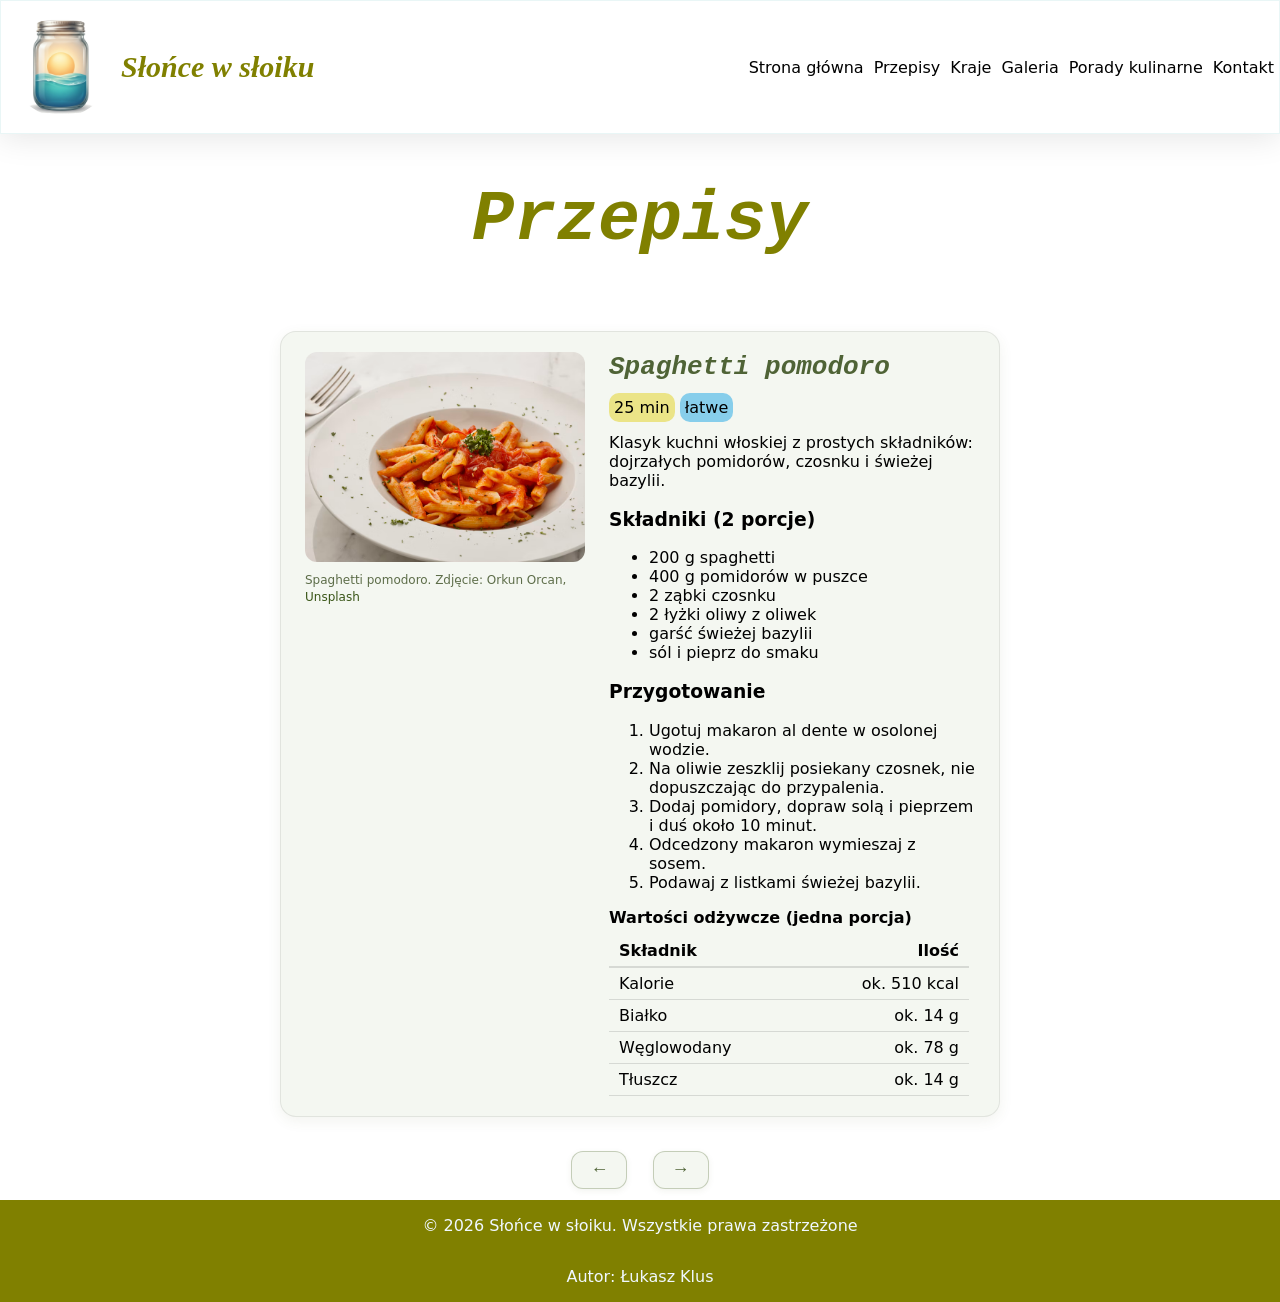
<file: podstrony/przepisy.html>
<!doctype html>
<html lang="pl">
  <head>
    <meta charset="UTF-8">
    <meta name="viewport" content="width=device-width, initial-scale=1.0">
    <link rel="stylesheet" href="../css/style.css">
    <link rel="icon" href="../img/favicon.png">
    <meta name="description" content="Projekt 1">
    <meta name="keywords" content="HTML5, CSS3, JavaScript">
    <meta name="author" content="Łukasz Klus">
    <title>Przepisy – Słońce w słoiku</title>
  </head>
  <body>
    <header>
      <nav>
        <p id="logo">
          <a href="../index.html"
            ><img
              src="../img/logo.jpg"
              alt="Logo Słońce w słoiku, słoik z zachodzącym słońcem">Słońce w słoiku</a
          >
        </p>
        <ul>
          <li><a href="../index.html">Strona główna</a></li>
          <li><a href="przepisy.html">Przepisy</a></li>
          <li><a href="kraje.html">Kraje</a></li>
          <li><a href="galeria.html">Galeria</a></li>
          <li><a href="porady.html">Porady kulinarne</a></li>
          <li><a href="kontakt.html">Kontakt</a></li>
        </ul>
      </nav>
    </header>
    <main>
      <h1>Przepisy</h1>

      <article class="przepis" id="spaghetti-pomodoro">
        <figure>
          <img
            src="../img/spaghetti.jpg"
            alt="Talerz spaghetti z sosem pomidorowym">
          <figcaption>
            Spaghetti pomodoro. Zdjęcie: Orkun Orcan,
            <a
              href="https://unsplash.com/photos/a-white-plate-topped-with-pasta-covered-in-sauce-w0GyGNyGo6Y"
              target="_blank"
              rel="noopener"
              >Unsplash</a
            >
          </figcaption>
        </figure>
        <div class="tresc">
          <h2>Spaghetti pomodoro</h2>
          <p class="meta">
            <span class="czas">25 min</span>
            <span class="trudnosc">łatwe</span>
          </p>
          <p>
            Klasyk kuchni włoskiej z prostych składników: dojrzałych pomidorów,
            czosnku i świeżej bazylii.
          </p>
          <h3>Składniki (2 porcje)</h3>
          <ul>
            <li>200 g spaghetti</li>
            <li>400 g pomidorów w puszce</li>
            <li>2 ząbki czosnku</li>
            <li>2 łyżki oliwy z oliwek</li>
            <li>garść świeżej bazylii</li>
            <li>sól i pieprz do smaku</li>
          </ul>
          <h3>Przygotowanie</h3>
          <ol>
            <li>Ugotuj makaron al dente w osolonej wodzie.</li>
            <li>
              Na oliwie zeszklij posiekany czosnek, nie dopuszczając do
              przypalenia.
            </li>
            <li>
              Dodaj pomidory, dopraw solą i pieprzem i duś około 10 minut.
            </li>
            <li>Odcedzony makaron wymieszaj z sosem.</li>
            <li>Podawaj z listkami świeżej bazylii.</li>
          </ol>
          <table>
            <caption>
              Wartości odżywcze (jedna porcja)
            </caption>
            <thead>
              <tr>
                <th scope="col">Składnik</th>
                <th scope="col">Ilość</th>
              </tr>
            </thead>
            <tbody>
              <tr>
                <td>Kalorie</td>
                <td>ok. 510 kcal</td>
              </tr>
              <tr>
                <td>Białko</td>
                <td>ok. 14 g</td>
              </tr>
              <tr>
                <td>Węglowodany</td>
                <td>ok. 78 g</td>
              </tr>
              <tr>
                <td>Tłuszcz</td>
                <td>ok. 14 g</td>
              </tr>
            </tbody>
          </table>
        </div>
      </article>

      <article class="przepis" id="pizza-margherita">
        <figure>
          <img
            src="../img/pizza.jpg"
            alt="Pizza z pomidorkami koktajlowymi, mozzarellą i bazylią">
          <figcaption>
            Pizza margherita. Zdjęcie: Diego Arenas de Rodrigo,
            <a
              href="https://unsplash.com/photos/a-delicious-pizza-with-cherry-tomatoes-and-basil-XIcLJbzoj2Q"
              target="_blank"
              rel="noopener"
              >Unsplash</a
            >
          </figcaption>
        </figure>
        <div class="tresc">
          <h2>Pizza margherita</h2>
          <p class="meta">
            <span class="czas">50 min</span>
            <span class="trudnosc">średnie</span>
          </p>
          <p>
            Neapolitański klasyk w barwach włoskiej flagi: czerwony sos, biała
            mozzarella i zielona bazylia.
          </p>
          <h3>Składniki (2 małe pizze)</h3>
          <ul>
            <li>300 g mąki pszennej</li>
            <li>200 ml letniej wody</li>
            <li>7 g suchych drożdży</li>
            <li>200 g passaty pomidorowej</li>
            <li>125 g mozzarelli</li>
            <li>garść świeżej bazylii</li>
            <li>2 łyżki oliwy z oliwek, sól</li>
          </ul>
          <h3>Przygotowanie</h3>
          <ol>
            <li>
              Wymieszaj mąkę z drożdżami i solą, dodaj wodę oraz oliwę i
              wyrabiaj ciasto około 8 minut.
            </li>
            <li>Przykryj ciasto i odstaw na 30 minut do wyrośnięcia.</li>
            <li>Rozwałkuj dwa placki i posmaruj je passatą.</li>
            <li>Rozłóż pokrojoną mozzarellę i piecz 10–12 minut w 250°C.</li>
            <li>Posyp świeżą bazylią i skrop oliwą.</li>
          </ol>
          <table>
            <caption>
              Wartości odżywcze (jedna mała pizza)
            </caption>
            <thead>
              <tr>
                <th scope="col">Składnik</th>
                <th scope="col">Ilość</th>
              </tr>
            </thead>
            <tbody>
              <tr>
                <td>Kalorie</td>
                <td>ok. 800 kcal</td>
              </tr>
              <tr>
                <td>Białko</td>
                <td>ok. 28 g</td>
              </tr>
              <tr>
                <td>Węglowodany</td>
                <td>ok. 105 g</td>
              </tr>
              <tr>
                <td>Tłuszcz</td>
                <td>ok. 24 g</td>
              </tr>
            </tbody>
          </table>
        </div>
      </article>

      <article class="przepis" id="salatka-grecka">
        <figure>
          <img
            src="../img/salatka-grecka.jpg"
            alt="Sałatka grecka z fetą, ogórkiem i pomidorami">
          <figcaption>
            Sałatka grecka (Horiatiki). Zdjęcie: uvlik05,
            <a
              href="https://pixabay.com/p-2173214/"
              target="_blank"
              rel="noopener"
              >Pixabay</a
            >
          </figcaption>
        </figure>
        <div class="tresc">
          <h2>Sałatka grecka (Horiatiki)</h2>
          <p class="meta">
            <span class="czas">15 min</span>
            <span class="trudnosc">łatwe</span>
          </p>
          <p>
            Chrupiące warzywa, oliwki i kawałek fety polane oliwą. Bez sałaty i
            bez sosu, tak jak w Grecji.
          </p>
          <h3>Składniki (2 porcje)</h3>
          <ul>
            <li>2 dojrzałe pomidory</li>
            <li>1 ogórek</li>
            <li>1 mała czerwona cebula</li>
            <li>1 zielona papryka</li>
            <li>100 g sera feta</li>
            <li>garść oliwek kalamata</li>
            <li>3 łyżki oliwy z oliwek, oregano, sól</li>
          </ul>
          <h3>Przygotowanie</h3>
          <ol>
            <li>Pokrój pomidory, ogórek i paprykę w grube kawałki.</li>
            <li>
              Cebulę pokrój w półplasterki i dodaj do warzyw razem z oliwkami.
            </li>
            <li>Przełóż do miski i dopraw solą.</li>
            <li>Na wierzchu połóż cały kawałek fety.</li>
            <li>Polej oliwą i posyp oregano.</li>
          </ol>
          <table>
            <caption>
              Wartości odżywcze (jedna porcja)
            </caption>
            <thead>
              <tr>
                <th scope="col">Składnik</th>
                <th scope="col">Ilość</th>
              </tr>
            </thead>
            <tbody>
              <tr>
                <td>Kalorie</td>
                <td>ok. 320 kcal</td>
              </tr>
              <tr>
                <td>Białko</td>
                <td>ok. 9 g</td>
              </tr>
              <tr>
                <td>Węglowodany</td>
                <td>ok. 12 g</td>
              </tr>
              <tr>
                <td>Tłuszcz</td>
                <td>ok. 27 g</td>
              </tr>
            </tbody>
          </table>
        </div>
      </article>

      <article class="przepis" id="losos-z-cytryna">
        <figure>
          <img src="../img/losos.jpg" alt="Pieczony łosoś na białym talerzu">
          <figcaption>
            Łosoś z cytryną. Zdjęcie: Jeff Ahmadi,
            <a
              href="https://unsplash.com/photos/cooked-food-on-white-ceramic-plate-Iq0rbPBXJ8Y"
              target="_blank"
              rel="noopener"
              >Unsplash</a
            >
          </figcaption>
        </figure>
        <div class="tresc">
          <h2>Łosoś z cytryną</h2>
          <p class="meta">
            <span class="czas">30 min</span>
            <span class="trudnosc">łatwe</span>
          </p>
          <p>
            Soczysty łosoś pieczony z cytryną, czosnkiem i ziołami. Prosty obiad
            w stylu śródziemnomorskim.
          </p>
          <h3>Składniki (2 porcje)</h3>
          <ul>
            <li>2 filety z łososia (ok. 150 g każdy)</li>
            <li>1 cytryna</li>
            <li>2 łyżki oliwy z oliwek</li>
            <li>2 ząbki czosnku</li>
            <li>świeży koperek lub tymianek</li>
            <li>sól i pieprz do smaku</li>
          </ul>
          <h3>Przygotowanie</h3>
          <ol>
            <li>Nagrzej piekarnik do 200°C.</li>
            <li>
              Połóż filety na blasze z papierem do pieczenia, dopraw solą i
              pieprzem.
            </li>
            <li>Polej oliwą wymieszaną z posiekanym czosnkiem.</li>
            <li>Obłóż plasterkami cytryny i ziołami.</li>
            <li>Piecz 15–18 minut i skrop sokiem z cytryny.</li>
          </ol>
          <table>
            <caption>
              Wartości odżywcze (jedna porcja)
            </caption>
            <thead>
              <tr>
                <th scope="col">Składnik</th>
                <th scope="col">Ilość</th>
              </tr>
            </thead>
            <tbody>
              <tr>
                <td>Kalorie</td>
                <td>ok. 380 kcal</td>
              </tr>
              <tr>
                <td>Białko</td>
                <td>ok. 33 g</td>
              </tr>
              <tr>
                <td>Węglowodany</td>
                <td>ok. 2 g</td>
              </tr>
              <tr>
                <td>Tłuszcz</td>
                <td>ok. 27 g</td>
              </tr>
            </tbody>
          </table>
        </div>
      </article>

      <article class="przepis" id="gazpacho">
        <figure>
          <img
            src="../img/gazpacho.jpg"
            alt="Miska czerwonego gazpacho z oliwą i bazylią">
          <figcaption>
            Gazpacho. Obraz wygenerowany przez AI (Gemini).
          </figcaption>
        </figure>
        <div class="tresc">
          <h2>Gazpacho</h2>
          <p class="meta">
            <span class="czas">15 min</span>
            <span class="trudnosc">łatwe</span>
          </p>
          <p>
            Hiszpańska zimna zupa z surowych warzyw, idealna na upał. Przed
            podaniem trzeba ją schłodzić.
          </p>
          <h3>Składniki (2 porcje)</h3>
          <ul>
            <li>500 g dojrzałych pomidorów</li>
            <li>1 ogórek</li>
            <li>1 czerwona papryka</li>
            <li>1 ząbek czosnku</li>
            <li>kromka czerstwego chleba</li>
            <li>2 łyżki oliwy z oliwek</li>
            <li>1 łyżka octu winnego, sól</li>
          </ul>
          <h3>Przygotowanie</h3>
          <ol>
            <li>Pokrój pomidory, ogórek i paprykę, a chleb namocz w wodzie.</li>
            <li>Zmiksuj wszystko z czosnkiem, oliwą i octem na gładką zupę.</li>
            <li>Dopraw solą do smaku.</li>
            <li>Schłodź w lodówce co najmniej 2 godziny.</li>
            <li>Podawaj zimne, skropione oliwą.</li>
          </ol>
          <table>
            <caption>
              Wartości odżywcze (jedna porcja)
            </caption>
            <thead>
              <tr>
                <th scope="col">Składnik</th>
                <th scope="col">Ilość</th>
              </tr>
            </thead>
            <tbody>
              <tr>
                <td>Kalorie</td>
                <td>ok. 190 kcal</td>
              </tr>
              <tr>
                <td>Białko</td>
                <td>ok. 4 g</td>
              </tr>
              <tr>
                <td>Węglowodany</td>
                <td>ok. 20 g</td>
              </tr>
              <tr>
                <td>Tłuszcz</td>
                <td>ok. 10 g</td>
              </tr>
            </tbody>
          </table>
        </div>
      </article>
      <div class="strzalki">
        <button type="button" id="prevBtn">&larr;</button>
        <button type="button" id="nextBtn">&rarr;</button>
      </div>
    </main>
    <footer>
      <p>&copy; 2026 Słońce w słoiku. Wszystkie prawa zastrzeżone</p>
      <p>Autor: Łukasz Klus</p>
    </footer>
    <script src="../javascript/buttons.js" defer></script>
  </body>
</html>
</file>
<file: css/style.css>
:root {
  --biel: white;
  --czern: black;
  --czern-10: rgba(0, 0, 0, 0.1);
  --jasny: aliceblue;
  --oliwkowy: olive;
  --szary: #ccc;
  --zielony-ciemny: rgb(10, 88, 10);
}
* {
  box-sizing: border-box;
}
a {
  color: var(--oliwkowy);
  text-decoration: none;
}
.blad-tresci {
  color: red;
  display: none;
  margin: 0 0 10px;
}

.poprawna-tresc {
  color: green;
  display: none;
  font-size: 20px;
  font-weight: bold;
}
body {
  background-color: var(--biel);
  color: var(--czern);
  display: flex;
  flex-direction: column;
  font-family:
    system-ui,
    -apple-system,
    BlinkMacSystemFont,
    "Segoe UI",
    Roboto,
    Oxygen,
    Ubuntu,
    Cantarell,
    "Open Sans",
    "Helvetica Neue",
    sans-serif;
  margin: 0;
  min-height: 100vh;
}
#logo a {
  display: flex;
  align-items: center;
  color: var(--oliwkowy);
  font-family: Georgia, "Times New Roman", Times, serif;
  font-size: 30px;
  font-style: italic;
  font-weight: bold;
  gap: 10px;
  transition: color 0.7s ease;
}
#logo a:hover {
  color: var(--zielony-ciemny);
}

#logo img {
  border-radius: 50%;
  height: 100px;
  width: 100px;
}
main {
  flex-grow: 1;
  display: flex;
  justify-content: center;
  flex-direction: column;
  align-items: center;
}
#formularz input[type="submit"] {
  position: relative;
  left: 25%;
}
#formularz input[type="reset"] {
  position: relative;
  left: 25%;
}
nav {
  align-items: center;
  border: 1px solid rgba(39, 170, 170, 0.1);
  box-shadow: 0 4px 30px var(--czern-10);
  display: flex;
  flex-wrap: wrap;
  justify-content: space-between;
  background-color: var(--biel);
}
#formularz {
  padding: 20px;
  width: 100%;
}
#formularz form {
  margin: 0 auto;
  max-width: 600px;
  text-align: left;
}
#formularz fieldset {
  border: 2px solid var(--oliwkowy);
  border-radius: 12px;
  margin: 20px 0;
  padding: 15px 20px;
}
#formularz input[type="radio"] + label,
#formularz input[type="checkbox"] + label {
  font-weight: normal;
}
#formularz input[type="text"],
#formularz input[type="email"],
#formularz input[type="tel"],
#formularz input[type="date"],
#formularz select,
#formularz textarea {
  background-color: #fafafa;
  border: 1px solid var(--szary);
  border-radius: 8px;
  box-sizing: border-box;
  font-family: inherit;
  font-size: 16px;
  margin-bottom: 12px;
  padding: 8px 12px;
  transition:
    border-color 0.2s,
    box-shadow 0.2s;
  width: 100%;
}
#formularz input[type="submit"],
#formularz input[type="reset"] {
  border: none;
  border-radius: 20px;
  cursor: pointer;
  font-size: 16px;
  margin-right: 10px;
  padding: 10px 24px;
  transition:
    background-color 0.3s,
    transform 0.3s;
}

#formularz input[type="submit"] {
  background-color: var(--oliwkowy);
  color: var(--biel);
}
#formularz input[type="submit"]:hover,
#formularz input[type="checkbox"]:hover {
  background-color: var(--zielony-ciemny);
  transform: translateY(-2px);
  cursor: pointer;
}
#formularz input[type="radio"]:hover {
  cursor: pointer;
}
#formularz input[type="reset"] {
  background-color: #cf6915;
  color: var(--biel);
  transition: ease 0.3s;
}

#formularz input[type="reset"]:hover {
  transform: translateY(-3px);
}

#formularz textarea {
  resize: vertical;
}

#formularz legend {
  color: var(--oliwkowy);
  font-weight: bold;
  padding: 0 10px;
}
#formularz label {
  display: inline-block;
  font-weight: 600;
  margin-bottom: 4px;
}
h1 {
  font-size: 70px;
  text-align: center;
}
header {
  position: sticky;
  top: 0;
  z-index: 100;
}
img {
  border-radius: 10px;
  display: block;
  height: 350px;
  max-width: 350px;
  width: 100%;
}
#intro {
  position: relative;
  min-height: 75vh;
  min-width: 100%;
  color: var(--jasny);
  background-image:
    linear-gradient(rgba(0, 0, 0, 0.7), rgba(0, 0, 0, 0.7)),
    url("../img/tlo-intro.jpg");
  background-repeat: no-repeat;
  background-size: cover;
  background-position: center;
  display: flex;
  justify-content: center;
  align-items: center;
  flex-direction: column;
  text-align: center;
  padding: 20px;
  margin: auto 0;
}
#intro p,
#wyroznione p {
  font-size: 18px;
  max-width: 700px;
  line-height: 1.5;
}

nav ul {
  display: flex;
  justify-content: space-around;
}
nav ul li {
  border-radius: 5px;
  list-style: none;
  padding: 5px;
  transition: all 0.3s linear;
}
nav ul li:hover {
  background: rgba(22, 88, 150, 0.3);
  border-radius: 10px;
  cursor: pointer;
  transform: translateY(-3px);
}
nav ul li a {
  color: var(--czern);
  transition: linear 0.5s;
}

nav p {
  margin-left: 10px;
}
footer {
  align-items: center;
  border-top: solid 1px var(--biel);
  color: var(--jasny);
  display: flex;
  flex-direction: column;
  background-color: var(--oliwkowy);
}
form input[type="search"] {
  padding: 8px 12px;
  border: 1px solid var(--szary);
  border-radius: 20px;
  outline: none;
  font-family: inherit;
  transition: border-color 0.3s;
}
form input[type="search"]:focus {
  border: 1px solid var(--oliwkowy);
  box-shadow: 0 0 5px rgba(128, 128, 0, 0.3);
}
.btn,
#btnSprawdz {
  color: whitesmoke;
  background-color: var(--oliwkowy);
  padding: 8px 16px;
  border-radius: 20px;
  border: none;
  transition: ease 0.6s;
  font-size: 18px;
}
.btn:hover,
#btnSprawdz:hover {
  background-color: var(--zielony-ciemny);
  transform: translateY(-2px);
  cursor: pointer;
}
#wyroznione {
  position: relative;
  overflow: hidden;
  display: flex;
  justify-content: center;
  align-items: center;
  flex-direction: column;
  color: var(--jasny);
  min-height: 65vh;
  width: 700px;
  max-width: 100%;
  padding: 18px 18px 25px;
  font-family: inherit;
  margin-top: 20px;
  border-radius: 20px;
  transition: ease 0.5s;
  text-align: center;
}
#wyroznione::before {
  content: "";
  position: absolute;
  top: -20px;
  right: -20px;
  bottom: -20px;
  left: -20px;
  background-image:
    linear-gradient(rgba(0, 0, 0, 0.6), rgba(0, 0, 0, 0.6)),
    url("../img/salatka-grecka.jpg");
  background-size: cover;
  background-position: center;
  filter: blur(12px);
  z-index: 0;
}
#wyroznione > * {
  position: relative;
  z-index: 1;
}
#wyroznione .btn {
  display: inline-block;
  margin-top: 15px;
}

section img {
  transition: ease 0.5s;
}
#wyroznione figure {
  margin: 20px 0;
}
#wyroznione img {
  width: 100%;
  max-width: 650px;
  height: 320px;
  object-fit: cover;
  margin: 8px auto 0;
}
section img:hover {
  transform: scale(1.01);
  cursor: pointer;
}
#wyroznione:hover {
  transform: scale(1.01);
}
.boxes {
  display: flex;
  flex-wrap: wrap;
  justify-content: space-between;
}
.przepis {
  display: none;
  max-width: 720px;
  margin: 24px auto;
  padding: 20px 24px;
  border-radius: 16px;
  background-color: #f4f7f1;
  border: 1px solid rgba(0, 0, 0, 0.08);
  box-shadow: 0 4px 14px rgba(85, 107, 47, 0.08);
  gap: 24px;
}
.przepis figure {
  margin: 0;
  flex-shrink: 0;
}
.przepis figcaption {
  width: 280px;
  margin-top: 10px;
  font-size: 12px;
  line-height: 1.4;
  color: #5d6d49;
}
.przepis figcaption a {
  color: #395517;
}
.przepis:first-of-type {
  display: flex;
}
.przepis img {
  width: 280px;
  height: 210px;
  object-fit: cover;
  border-radius: 12px;
}

section {
  text-align: center;
}
.tresc table {
  width: 100%;
  max-width: 360px;
  border-collapse: collapse;
}
.tresc caption {
  caption-side: top;
  text-align: left;
  font-weight: bold;
  margin-bottom: 8px;
}
.tresc h2 {
  margin-top: 0;
  margin-bottom: 10px;
  font-size: 26px;
  color: #4f6336;
}

.tresc th,
.tresc td {
  padding: 6px 10px;
  border-bottom: 1px solid rgba(0, 0, 0, 0.12);
  text-align: left;
}
.tresc th {
  font-weight: bold;
  border-bottom-width: 2px;
}
.tresc td:last-child,
.tresc th:last-child {
  text-align: right;
}

.trudnosc {
  background-color: skyblue;
  border-radius: 10px;
  padding: 5px;
  margin: auto;
}
.czas {
  background-color: rgb(235, 228, 135);
  border-radius: 10px;
  padding: 5px;
  margin: auto;
}
.box {
  margin: 10px;
}
.kraj {
  display: flex;
  flex-direction: row;
  justify-content: center;
  font-family: inherit;
  font-style: oblique;
  padding: 10px;
  margin: 10px;
  box-shadow: 0 0 10px rgba(0, 0, 0, 0.3);
  border: 1px solid rgba(92, 107, 47, 0.25);
  border-left: 5px solid #5c6b2f;
  border-radius: 20px;
  border-top-left-radius: 30px;
}
.box2 {
  display: flex;
  flex-direction: column;
  flex-wrap: wrap;
  margin: 5px;
  padding: 5px;
  justify-content: center;
  align-items: center;
}
#wyroznione h2 {
  color: #d4e157;
  margin: 6px 0 10px;
}
#wyroznione figure {
  margin: 12px 0;
  width: 100%;
}

section ul li {
  list-style: none;
}
#prevBtn,
#nextBtn {
  width: 56px;
  height: 38px;
  margin: 10px;
  border-radius: 12px;
  background-color: #f4f7f1;
  color: #4f6336;
  border: 1px solid rgba(107, 127, 78, 0.35);
  box-shadow: 0 2px 6px rgba(85, 107, 47, 0.08);
  font-size: 18px;
  transition:
    background-color 0.2s ease,
    border-color 0.2s ease,
    transform 0.2s ease;
}
#prevBtn:hover,
#nextBtn:hover {
  background-color: #e6edd8;
  border-color: rgba(79, 99, 54, 0.6);
  transform: translateY(-1px);
  cursor: pointer;
}
.lista-porad {
  display: flex;
  flex-wrap: wrap;
  min-width: 70%;
  gap: 24px;
  justify-content: center;
  font-size: 15px;
  padding: 5px;
  margin: 5px;
}

#intro h1 {
  color: var(--jasny);
}
h1,
h2 {
  color: var(--oliwkowy);
  font-family: "Courier New", Courier, monospace;
  font-style: oblique;
}
.porada-karta {
  border-top: 5px double var(--oliwkowy);
  border-radius: 10px;
  max-width: 450px;
  margin: 10px;
  box-shadow: 0 0 10px rgba(0, 0, 0, 0.4);
  padding: 10px;
  transition: ease 0.5s;
}
.porada-karta:hover {
  transform: scale(1.01);
}
.box2 details {
  width: 100%;
  margin: 10px 0;
  padding: 8px 14px;
  background-color: #f4f7f1;
  border: 1px solid var(--szary);
  border-left: 4px solid var(--oliwkowy);
  border-radius: 10px;
}
.box2 summary {
  color: var(--oliwkowy);
  cursor: pointer;
  font-weight: bold;
}
.box2 summary:hover {
  color: var(--zielony-ciemny);
}
#czasData {
  width: 130px;
  height: 130px;
  border-radius: 50%;
  display: flex;
  flex-direction: column;
  justify-content: center;
  align-items: center;
  border: 3px solid var(--oliwkowy);
  background: rgba(0, 0, 0, 0.55);
  color: #d4e157;
  font-family: "Courier New", Courier, monospace;
  font-size: 22px;
  font-weight: bold;
  font-variant-numeric: tabular-nums;
  box-shadow: 0 0 15px rgba(128, 128, 0, 0.7);
  border: 4px solid olivedrab;
  position: absolute;
  right: 0;
  top: 0;
}

#data {
  font-size: 16px;
}

.kraj figure {
  margin: 5px;
}
.kraj img {
  width: 350px;
  height: 350px;
  object-fit: cover;
}
#duze {
  max-width: 540px;
  object-fit: cover;
  margin: 30px;
  transition: ease 0.5s;
}
#duze:hover {
  transform: scale(1.05);
}
#miniatury {
  display: flex;
  flex-wrap: wrap;
  justify-content: center;
}
#miniatury img {
  margin: 10px;
  width: 180px;
  height: 120px;
  object-fit: cover;
}
#miniatury img:hover {
  border: 5px solid var(--oliwkowy);
  border-radius: 10px;
  margin: 10px;
  width: 180px;
  height: 120px;
  cursor: pointer;
}
#intro-galeria {
  color: #4f6336;
  font-size: 16px;
}
#opis-galerii {
  color: #5d6d49;
  font-style: italic;
  font-size: 14px;
}
.porada-karta figcaption {
  color: #5d6d49;
  font-size: 12px;
  margin-top: 6px;
}
.porada-karta p {
  color: #2c3520;
  line-height: 1.55;
  margin-top: 8px;
  padding-left: 4px;
  padding-right: 4px;
}
.porady-hero p {
  color: #4f6336;
  font-size: 16px;
  max-width: 680px;
  padding-left: 16px;
  padding-right: 16px;
}
@media (max-width: 768px) {
  header {
    position: static;
  }
  nav {
    flex-direction: column;
    padding: 10px;
  }
  nav p {
    margin: 0 0 8px 0;
  }
  #logo a {
    font-size: 24px;
  }
  #logo img {
    width: 65px;
    height: 65px;
  }
  nav ul {
    flex-wrap: wrap;
    justify-content: center;
  }
  h1 {
    font-size: 42px;
  }
  .kraj {
    flex-direction: column;
    align-items: center;
  }
  .kraj img {
    width: 240px;
    height: 240px;
  }
  
  .box2 {
    margin-top: 12px;
  }
  
  .przepis {
    flex-direction: column;
    align-items: center;
    padding: 16px;
  }
  .przepis figcaption {
    width: auto;
    max-width: 280px;
  }
}
@media (max-width: 480px) {
  h1 {
    font-size: 32px;
    padding-left: 8px;
    padding-right: 8px;
  }
  #logo img {
    width: 52px;
    height: 52px;
  }
  #logo a {
    font-size: 20px;
  }
  #duze {
    width: 280px;
    height: 185px;
    margin-top: 12px;
    margin-bottom: 8px;
  }
  .porada-karta {
    max-width: 94%;
    padding: 8px;
  }
  .porada-karta p {
    font-size: 14px;
    line-height: 1.5;
  }
  .kraj img {
    width: 200px;
    height: 200px;
  }
  footer p {
    font-size: 13px;
    padding-left: 10px;
    padding-right: 10px;
    text-align: center;
  }
}
</file>
